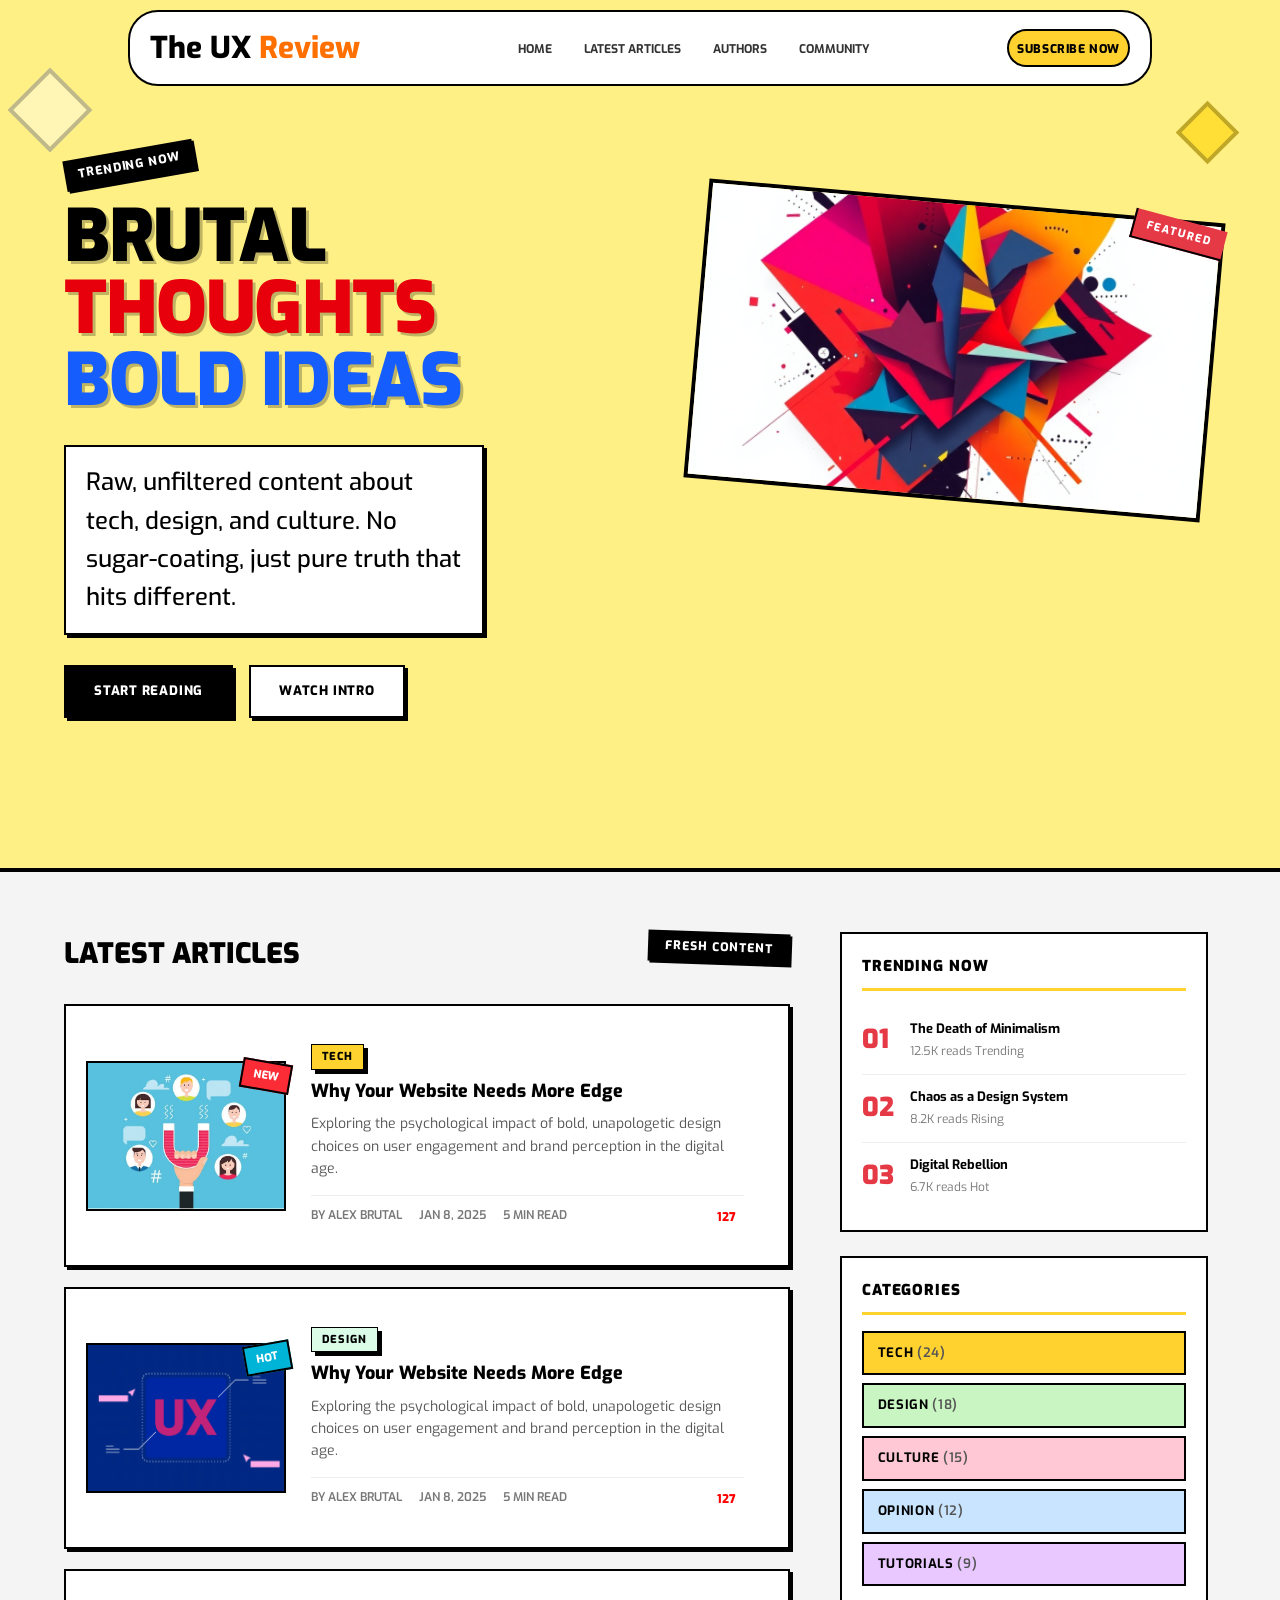
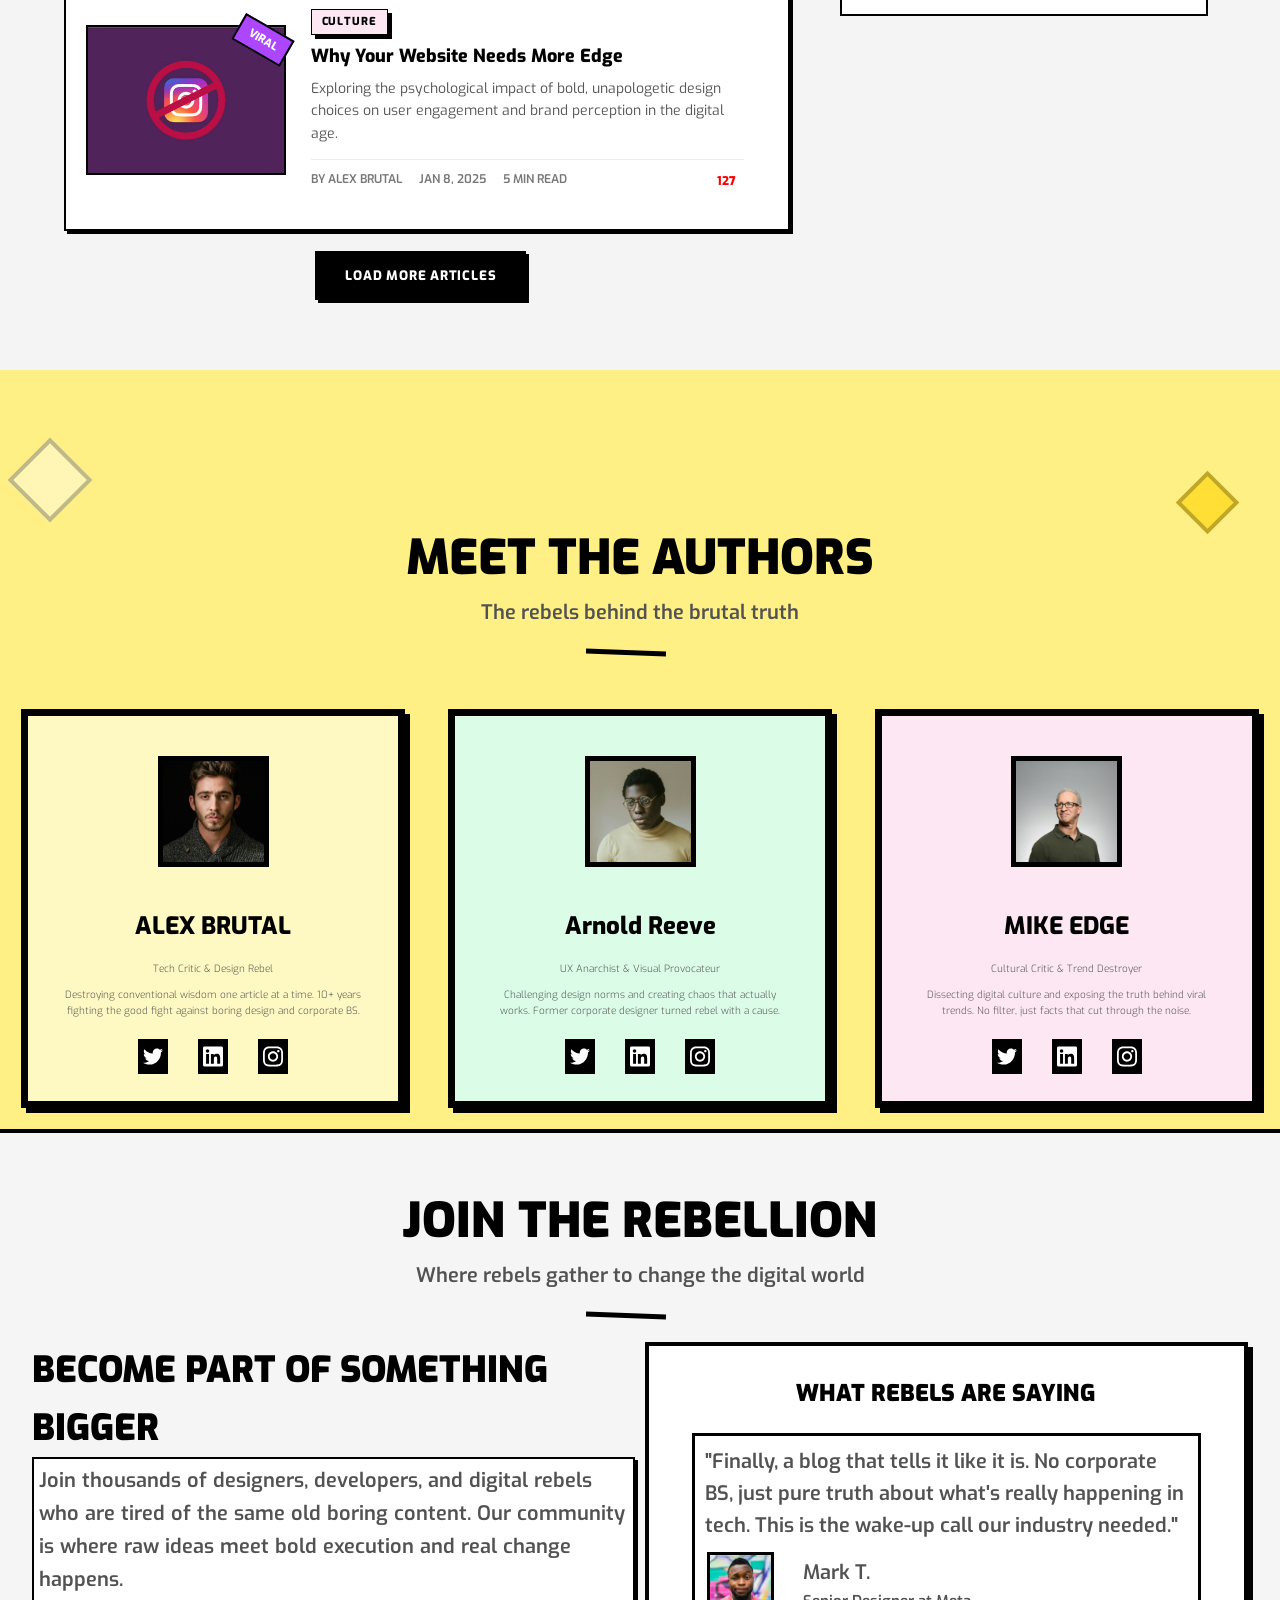
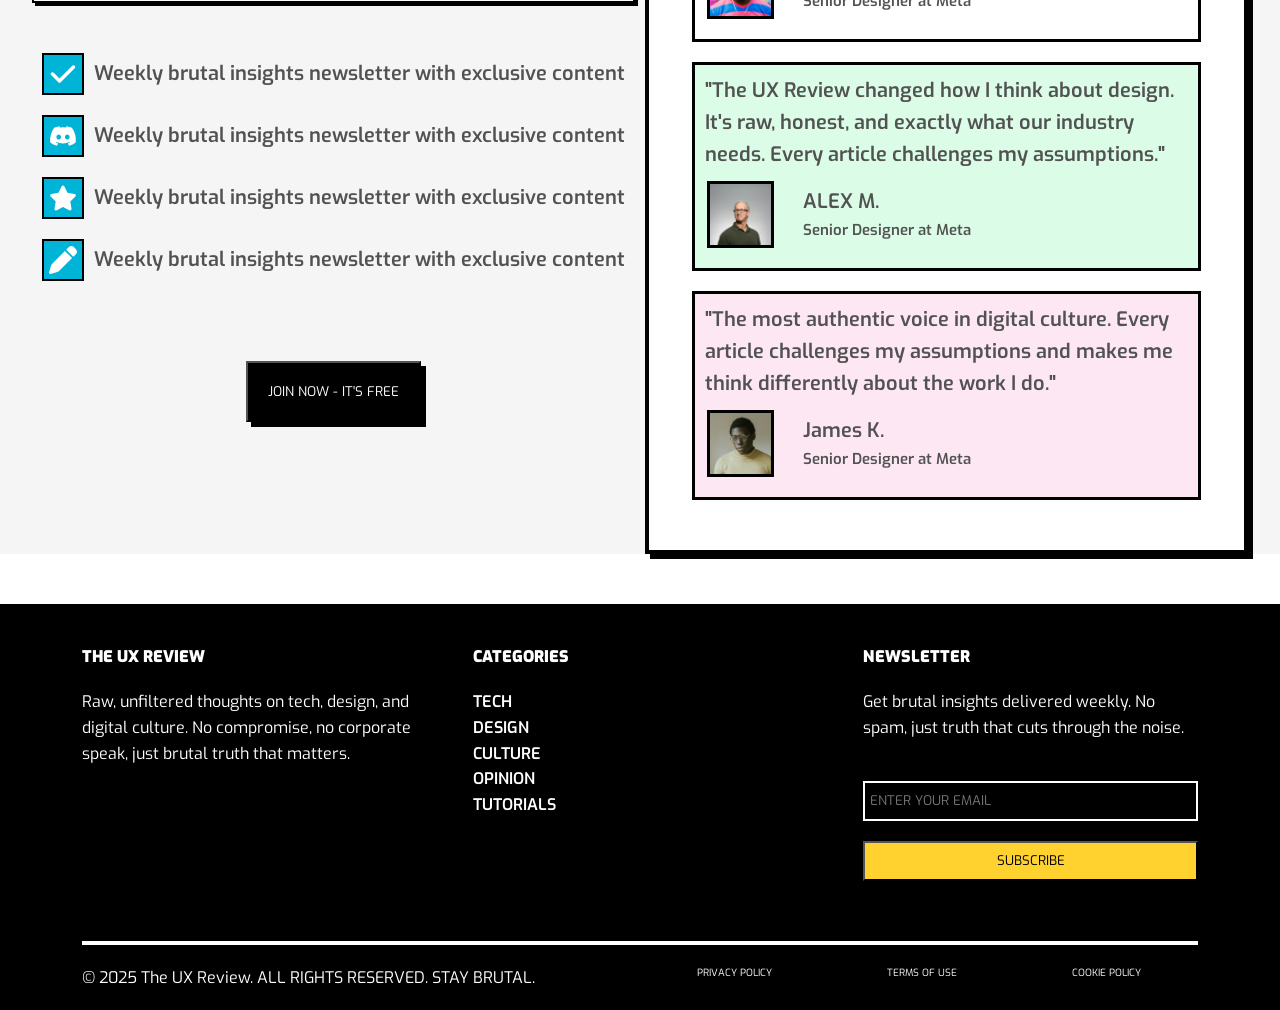
<file: index.html>
<!DOCTYPE html>
<html lang="ar" dir="ltr">
  <head>
    
    <meta charset="UTF-8" />
    <meta name="viewport" content="width=device-width, initial-scale=1.0" />
    <title>The UX Review</title>
    <link href="https://fonts.googleapis.com/css2?family=Exo:wght@400;500;600;700;800;900&display=swap" rel="stylesheet" />
    <link rel="stylesheet" href="css/style.css" />
  </head>
  <body>

    <div class="navbar">
      <div class="navbar-inner">
        <p href="#" class="logo">The UX <span>Review</span></p>
        <div class="nav-links">
          <a href="#">HOME </a>
          <a href="#LATEST ARTICLES">LATEST ARTICLES</a>
          <a href="#AUTHORS">AUTHORS</a>
          <a href="#community">COMMUNITY</a>
        </div>
        <button class="btn-subscribe">SUBSCRIBE NOW</button>
      </div>
    </div>

    <div class="hero">
      <div class="deco deco-tl"></div>
      <div class="deco deco-tr"></div>
      <div class="container">
        <div class="hero-content">
          <span class="badge badge-dark">TRENDING NOW</span>
          <h1>
            <span class="line-black">BRUTAL</span>
            <span class="line-red">THOUGHTS</span>
            <span class="line-blue">BOLD IDEAS</span>
          </h1>
          <div class="hero-desc">
            <p>Raw, unfiltered content about tech, design, and culture. No sugar-coating, just pure truth that hits different.</p>
          </div>
          <div class="hero-buttons">
            <a href="#" class="btn-dark">START READING</a>
            <a href="#" class="btn-outline">WATCH INTRO</a>
          </div>
        </div>
        <div class="hero-image-wrap">
          <div class="hero-image-inner">
            <img
              src="img/e7c75b833c-f09fa794a4e1fbd04b1e.png"
              alt="Abstract brutalist geometric shapes"
            />

          </div>
        </div>
      </div>
    </div>

    <div id= "LATEST ARTICLES" class="articles-section">
      <div class="container">

        <div class="articles-main">
          <div class="section-header">
            <h2>LATEST ARTICLES</h2>
            <span class="badge badge-dark"> FRESH CONTENT</span>
          </div>


          <div class="parent-article-card"><div class="article-card">
            <div class="article-image-wrap">
              <img src="img/user-engagement-2-DFdiyblT.jpg" />
            </div>
            <div class="article-body">
              <span class="category-tag">TECH</span>
              <h3>Why Your Website Needs More Edge</h3>
              <p>Exploring the psychological impact of bold, unapologetic design choices on user engagement and brand perception in the digital age.</p>
              <div class="article-meta">
                <span>BY ALEX BRUTAL</span>
                <span>JAN 8, 2025</span>
                <span>5 MIN READ</span>
                <span class="reads">127</span>
              </div>
            </div>
          </div></div>

          <div class="parent-article-card"><div class="article-card">
            <div class="article-image-wrap article-image-wrap1">
              <img src="img/156-UX-Definition-Illustration-blog.png" />
            </div>
            <div class="article-body">
              <span class="category-tag color1">DESIGN</span>
              <h3>Why Your Website Needs More Edge</h3>
              <p>Exploring the psychological impact of bold, unapologetic design choices on user engagement and brand perception in the digital age.</p>
              <div class="article-meta">
                <span>BY ALEX BRUTAL</span>
                <span>JAN 8, 2025</span>
                <span>5 MIN READ</span>
                <span class="reads">127</span>
              </div>
            </div>
          </div></div>

          <div class="parent-article-card"><div class="article-card">
            <div class="article-image-wrap article-image-wrap2">
              <img src="img/anti-instagram-Bn9b8TEi.jpg" />
            </div>
            <div class="article-body">
              <span class="category-tag color2">CULTURE</span>
              <h3>Why Your Website Needs More Edge</h3>
              <p>Exploring the psychological impact of bold, unapologetic design choices on user engagement and brand perception in the digital age.</p>
              <div class="article-meta">
                <span>BY ALEX BRUTAL</span>
                <span>JAN 8, 2025</span>
                <span>5 MIN READ</span>
                <span class="reads">127</span>
              </div>
            </div>
          </div></div>

          <div class="load-more">
            <button class="btn-dark">LOAD MORE ARTICLES</button>
          </div>
        </div>

        <div class="sidebar">
          <div class="sidebar-widget">
            <h4>TRENDING NOW</h4>
            <ul class="trending-list">
              <li>
                <span class="trending-num">01</span>
                <div class="trending-info">
                  <h5>The Death of Minimalism</h5>
                  <p>12.5K reads  Trending</p>
                </div>
              </li>
              <li>
                <span class="trending-num">02</span>
                <div class="trending-info">
                  <h5>Chaos as a Design System</h5>
                  <p>8.2K reads Rising</p>
                </div>
              </li>
              <li>
                <span class="trending-num">03</span>
                <div class="trending-info">
                  <h5>Digital Rebellion</h5>
                  <p>6.7K reads  Hot</p>
                </div>
              </li>
            </ul>
          </div>

          <div class="sidebar-widget">
            <h4>CATEGORIES</h4>
            <ul class="categories-list">
              <li><a class="child1">TECH <span>(24)</span></a></li>
              <li><a class="child2">DESIGN <span>(18)</span></a></li>
              <li><a class="child3">CULTURE <span>(15)</span></a></li>
              <li><a class="child4">OPINION <span>(12)</span></a></li>
              <li><a class="child5">TUTORIALS <span>(9)</span></a></li>
            </ul>
          </div>
        </div>

      </div>
    </div>
    <div id="AUTHORS" class="AUTHORS hero">
      <div class="deco deco-tl"></div>
      <div class="deco deco-tr"></div>
        <div class="header-author">
         <h3>MEET THE AUTHORS</h3>
         <p>The rebels behind the brutal truth</p>
        </div>
        <div id="Author">
        <div class="Author-Commentes">
         <div class="Author">
            <div class="Author-img">
              <img src="img/avatar-2-CwUcGkzI.jpg" alt="">
            </div>
            <div class="Author-body-comment">
                <h4>ALEX BRUTAL</h4>
                <p class="present">Tech Critic & Design Rebel</p>
                <p>Destroying conventional wisdom one article at a time. 10+ years fighting the good fight against boring design and corporate BS.</p>
            </div>
            <div class="Author-footer-cooment">
              <a href="https://x.com/" target="_blank"><svg class="img-bg svg-inline--fa fa-twitter text-lg" aria-hidden="true" focusable="false" data-prefix="fab" data-icon="twitter" role="img" xmlns="http://www.w3.org/2000/svg" viewBox="0 0 512 512" data-fa-i2svg=""><path fill="currentColor" d="M459.37 151.716c.325 4.548.325 9.097.325 13.645 0 138.72-105.583 298.558-298.558 298.558-59.452 0-114.68-17.219-161.137-47.106 8.447.974 16.568 1.299 25.34 1.299 49.055 0 94.213-16.568 130.274-44.832-46.132-.975-84.792-31.188-98.112-72.772 6.498.974 12.995 1.624 19.818 1.624 9.421 0 18.843-1.3 27.614-3.573-48.081-9.747-84.143-51.98-84.143-102.985v-1.299c13.969 7.797 30.214 12.67 47.431 13.319-28.264-18.843-46.781-51.005-46.781-87.391 0-19.492 5.197-37.36 14.294-52.954 51.655 63.675 129.3 105.258 216.365 109.807-1.624-7.797-2.599-15.918-2.599-24.04 0-57.828 46.782-104.934 104.934-104.934 30.213 0 57.502 12.67 76.67 33.137 23.715-4.548 46.456-13.32 66.599-25.34-7.798 24.366-24.366 44.833-46.132 57.827 21.117-2.273 41.584-8.122 60.426-16.243-14.292 20.791-32.161 39.308-52.628 54.253z"></path></svg></a>
              <a href="https://www.linkedin.com/" target="_blank" ><svg class="img-bg svg-inline--fa fa-linkedin text-lg" aria-hidden="true" focusable="false" data-prefix="fab" data-icon="linkedin" role="img" xmlns="http://www.w3.org/2000/svg" viewBox="0 0 448 512" data-fa-i2svg=""><path fill="currentColor" d="M416 32H31.9C14.3 32 0 46.5 0 64.3v383.4C0 465.5 14.3 480 31.9 480H416c17.6 0 32-14.5 32-32.3V64.3c0-17.8-14.4-32.3-32-32.3zM135.4 416H69V202.2h66.5V416zm-33.2-243c-21.3 0-38.5-17.3-38.5-38.5S80.9 96 102.2 96c21.2 0 38.5 17.3 38.5 38.5 0 21.3-17.2 38.5-38.5 38.5zm282.1 243h-66.4V312c0-24.8-.5-56.7-34.5-56.7-34.6 0-39.9 27-39.9 54.9V416h-66.4V202.2h63.7v29.2h.9c8.9-16.8 30.6-34.5 62.9-34.5 67.2 0 79.7 44.3 79.7 101.9V416z"></path></svg></a>
              <a href="https://www.instagram.com/" target="_blank" ><svg class="img-bg svg-inline--fa fa-instagram text-lg" aria-hidden="true" focusable="false" data-prefix="fab" data-icon="instagram" role="img" xmlns="http://www.w3.org/2000/svg" viewBox="0 0 448 512" data-fa-i2svg=""><path fill="currentColor" d="M224.1 141c-63.6 0-114.9 51.3-114.9 114.9s51.3 114.9 114.9 114.9S339 319.5 339 255.9 287.7 141 224.1 141zm0 189.6c-41.1 0-74.7-33.5-74.7-74.7s33.5-74.7 74.7-74.7 74.7 33.5 74.7 74.7-33.6 74.7-74.7 74.7zm146.4-194.3c0 14.9-12 26.8-26.8 26.8-14.9 0-26.8-12-26.8-26.8s12-26.8 26.8-26.8 26.8 12 26.8 26.8zm76.1 27.2c-1.7-35.9-9.9-67.7-36.2-93.9-26.2-26.2-58-34.4-93.9-36.2-37-2.1-147.9-2.1-184.9 0-35.8 1.7-67.6 9.9-93.9 36.1s-34.4 58-36.2 93.9c-2.1 37-2.1 147.9 0 184.9 1.7 35.9 9.9 67.7 36.2 93.9s58 34.4 93.9 36.2c37 2.1 147.9 2.1 184.9 0 35.9-1.7 67.7-9.9 93.9-36.2 26.2-26.2 34.4-58 36.2-93.9 2.1-37 2.1-147.8 0-184.8zM398.8 388c-7.8 19.6-22.9 34.7-42.6 42.6-29.5 11.7-99.5 9-132.1 9s-102.7 2.6-132.1-9c-19.6-7.8-34.7-22.9-42.6-42.6-11.7-29.5-9-99.5-9-132.1s-2.6-102.7 9-132.1c7.8-19.6 22.9-34.7 42.6-42.6 29.5-11.7 99.5-9 132.1-9s102.7-2.6 132.1 9c19.6 7.8 34.7 22.9 42.6 42.6 11.7 29.5 9 99.5 9 132.1s2.7 102.7-9 132.1z"></path></svg></a>
            </div>
         </div>
      </div>
        <div class="Author-Commentes ">
         <div class="Author color1">
            <div class="Author-img">
              <img src="img/avatar-8.jpg" alt="">
            </div>
            <div class="Author-body-comment">
                <h4>Arnold Reeve</h4>
                <p class="present">UX Anarchist & Visual Provocateur</p>
                <p>Challenging design norms and creating chaos that actually works. Former corporate designer turned rebel with a cause.</p>
            </div>
            <div class="Author-footer-cooment">
              <a href="https://x.com/" target="_blank"><svg class="img-bg svg-inline--fa fa-twitter text-lg" aria-hidden="true" focusable="false" data-prefix="fab" data-icon="twitter" role="img" xmlns="http://www.w3.org/2000/svg" viewBox="0 0 512 512" data-fa-i2svg=""><path fill="currentColor" d="M459.37 151.716c.325 4.548.325 9.097.325 13.645 0 138.72-105.583 298.558-298.558 298.558-59.452 0-114.68-17.219-161.137-47.106 8.447.974 16.568 1.299 25.34 1.299 49.055 0 94.213-16.568 130.274-44.832-46.132-.975-84.792-31.188-98.112-72.772 6.498.974 12.995 1.624 19.818 1.624 9.421 0 18.843-1.3 27.614-3.573-48.081-9.747-84.143-51.98-84.143-102.985v-1.299c13.969 7.797 30.214 12.67 47.431 13.319-28.264-18.843-46.781-51.005-46.781-87.391 0-19.492 5.197-37.36 14.294-52.954 51.655 63.675 129.3 105.258 216.365 109.807-1.624-7.797-2.599-15.918-2.599-24.04 0-57.828 46.782-104.934 104.934-104.934 30.213 0 57.502 12.67 76.67 33.137 23.715-4.548 46.456-13.32 66.599-25.34-7.798 24.366-24.366 44.833-46.132 57.827 21.117-2.273 41.584-8.122 60.426-16.243-14.292 20.791-32.161 39.308-52.628 54.253z"></path></svg></a>
              <a href="https://www.linkedin.com/" target="_blank" ><svg class="img-bg svg-inline--fa fa-linkedin text-lg" aria-hidden="true" focusable="false" data-prefix="fab" data-icon="linkedin" role="img" xmlns="http://www.w3.org/2000/svg" viewBox="0 0 448 512" data-fa-i2svg=""><path fill="currentColor" d="M416 32H31.9C14.3 32 0 46.5 0 64.3v383.4C0 465.5 14.3 480 31.9 480H416c17.6 0 32-14.5 32-32.3V64.3c0-17.8-14.4-32.3-32-32.3zM135.4 416H69V202.2h66.5V416zm-33.2-243c-21.3 0-38.5-17.3-38.5-38.5S80.9 96 102.2 96c21.2 0 38.5 17.3 38.5 38.5 0 21.3-17.2 38.5-38.5 38.5zm282.1 243h-66.4V312c0-24.8-.5-56.7-34.5-56.7-34.6 0-39.9 27-39.9 54.9V416h-66.4V202.2h63.7v29.2h.9c8.9-16.8 30.6-34.5 62.9-34.5 67.2 0 79.7 44.3 79.7 101.9V416z"></path></svg></a>
              <a href="https://www.instagram.com/" target="_blank" ><svg class="img-bg svg-inline--fa fa-instagram text-lg" aria-hidden="true" focusable="false" data-prefix="fab" data-icon="instagram" role="img" xmlns="http://www.w3.org/2000/svg" viewBox="0 0 448 512" data-fa-i2svg=""><path fill="currentColor" d="M224.1 141c-63.6 0-114.9 51.3-114.9 114.9s51.3 114.9 114.9 114.9S339 319.5 339 255.9 287.7 141 224.1 141zm0 189.6c-41.1 0-74.7-33.5-74.7-74.7s33.5-74.7 74.7-74.7 74.7 33.5 74.7 74.7-33.6 74.7-74.7 74.7zm146.4-194.3c0 14.9-12 26.8-26.8 26.8-14.9 0-26.8-12-26.8-26.8s12-26.8 26.8-26.8 26.8 12 26.8 26.8zm76.1 27.2c-1.7-35.9-9.9-67.7-36.2-93.9-26.2-26.2-58-34.4-93.9-36.2-37-2.1-147.9-2.1-184.9 0-35.8 1.7-67.6 9.9-93.9 36.1s-34.4 58-36.2 93.9c-2.1 37-2.1 147.9 0 184.9 1.7 35.9 9.9 67.7 36.2 93.9s58 34.4 93.9 36.2c37 2.1 147.9 2.1 184.9 0 35.9-1.7 67.7-9.9 93.9-36.2 26.2-26.2 34.4-58 36.2-93.9 2.1-37 2.1-147.8 0-184.8zM398.8 388c-7.8 19.6-22.9 34.7-42.6 42.6-29.5 11.7-99.5 9-132.1 9s-102.7 2.6-132.1-9c-19.6-7.8-34.7-22.9-42.6-42.6-11.7-29.5-9-99.5-9-132.1s-2.6-102.7 9-132.1c7.8-19.6 22.9-34.7 42.6-42.6 29.5-11.7 99.5-9 132.1-9s102.7-2.6 132.1 9c19.6 7.8 34.7 22.9 42.6 42.6 11.7 29.5 9 99.5 9 132.1s2.7 102.7-9 132.1z"></path></svg></a>

            </div>
         </div>
      </div>
        <div class="Author-Commentes ">
         <div class="Author color2">
            <div class="Author-img">
              <img src="img/avatar-5-CDQD_dyw.jpg" alt="">
            </div>
            <div class="Author-body-comment">
                <h4>MIKE EDGE</h4>
                <p class="present">Cultural Critic & Trend Destroyer</p>
                <p>Dissecting digital culture and exposing the truth behind viral trends. No filter, just facts that cut through the noise.</p>
            </div>
            <div class="Author-footer-cooment">
              <a href="https://x.com/" target="_blank"><svg class="img-bg svg-inline--fa fa-twitter text-lg" aria-hidden="true" focusable="false" data-prefix="fab" data-icon="twitter" role="img" xmlns="http://www.w3.org/2000/svg" viewBox="0 0 512 512" data-fa-i2svg=""><path fill="currentColor" d="M459.37 151.716c.325 4.548.325 9.097.325 13.645 0 138.72-105.583 298.558-298.558 298.558-59.452 0-114.68-17.219-161.137-47.106 8.447.974 16.568 1.299 25.34 1.299 49.055 0 94.213-16.568 130.274-44.832-46.132-.975-84.792-31.188-98.112-72.772 6.498.974 12.995 1.624 19.818 1.624 9.421 0 18.843-1.3 27.614-3.573-48.081-9.747-84.143-51.98-84.143-102.985v-1.299c13.969 7.797 30.214 12.67 47.431 13.319-28.264-18.843-46.781-51.005-46.781-87.391 0-19.492 5.197-37.36 14.294-52.954 51.655 63.675 129.3 105.258 216.365 109.807-1.624-7.797-2.599-15.918-2.599-24.04 0-57.828 46.782-104.934 104.934-104.934 30.213 0 57.502 12.67 76.67 33.137 23.715-4.548 46.456-13.32 66.599-25.34-7.798 24.366-24.366 44.833-46.132 57.827 21.117-2.273 41.584-8.122 60.426-16.243-14.292 20.791-32.161 39.308-52.628 54.253z"></path></svg></a>
              <a href="https://www.linkedin.com/" target="_blank" ><svg class="img-bg svg-inline--fa fa-linkedin text-lg" aria-hidden="true" focusable="false" data-prefix="fab" data-icon="linkedin" role="img" xmlns="http://www.w3.org/2000/svg" viewBox="0 0 448 512" data-fa-i2svg=""><path fill="currentColor" d="M416 32H31.9C14.3 32 0 46.5 0 64.3v383.4C0 465.5 14.3 480 31.9 480H416c17.6 0 32-14.5 32-32.3V64.3c0-17.8-14.4-32.3-32-32.3zM135.4 416H69V202.2h66.5V416zm-33.2-243c-21.3 0-38.5-17.3-38.5-38.5S80.9 96 102.2 96c21.2 0 38.5 17.3 38.5 38.5 0 21.3-17.2 38.5-38.5 38.5zm282.1 243h-66.4V312c0-24.8-.5-56.7-34.5-56.7-34.6 0-39.9 27-39.9 54.9V416h-66.4V202.2h63.7v29.2h.9c8.9-16.8 30.6-34.5 62.9-34.5 67.2 0 79.7 44.3 79.7 101.9V416z"></path></svg></a>
              <a href="https://www.instagram.com/" target="_blank" ><svg class="img-bg svg-inline--fa fa-instagram text-lg" aria-hidden="true" focusable="false" data-prefix="fab" data-icon="instagram" role="img" xmlns="http://www.w3.org/2000/svg" viewBox="0 0 448 512" data-fa-i2svg=""><path fill="currentColor" d="M224.1 141c-63.6 0-114.9 51.3-114.9 114.9s51.3 114.9 114.9 114.9S339 319.5 339 255.9 287.7 141 224.1 141zm0 189.6c-41.1 0-74.7-33.5-74.7-74.7s33.5-74.7 74.7-74.7 74.7 33.5 74.7 74.7-33.6 74.7-74.7 74.7zm146.4-194.3c0 14.9-12 26.8-26.8 26.8-14.9 0-26.8-12-26.8-26.8s12-26.8 26.8-26.8 26.8 12 26.8 26.8zm76.1 27.2c-1.7-35.9-9.9-67.7-36.2-93.9-26.2-26.2-58-34.4-93.9-36.2-37-2.1-147.9-2.1-184.9 0-35.8 1.7-67.6 9.9-93.9 36.1s-34.4 58-36.2 93.9c-2.1 37-2.1 147.9 0 184.9 1.7 35.9 9.9 67.7 36.2 93.9s58 34.4 93.9 36.2c37 2.1 147.9 2.1 184.9 0 35.9-1.7 67.7-9.9 93.9-36.2 26.2-26.2 34.4-58 36.2-93.9 2.1-37 2.1-147.8 0-184.8zM398.8 388c-7.8 19.6-22.9 34.7-42.6 42.6-29.5 11.7-99.5 9-132.1 9s-102.7 2.6-132.1-9c-19.6-7.8-34.7-22.9-42.6-42.6-11.7-29.5-9-99.5-9-132.1s-2.6-102.7 9-132.1c7.8-19.6 22.9-34.7 42.6-42.6 29.5-11.7 99.5-9 132.1-9s102.7-2.6 132.1 9c19.6 7.8 34.7 22.9 42.6 42.6 11.7 29.5 9 99.5 9 132.1s2.7 102.7-9 132.1z"></path></svg></a>

            </div>
         </div>
      </div>
        </div>
    </div>
    <div id="community">
        <div class="community">
            <div class="JOIN header-author">
                <h3>JOIN THE REBELLION</h3>
                <p>Where rebels gather to change the digital world</p>
            </div>
            <div id="become">
              <div class="BECOME-PART">
                <h4>BECOME PART OF SOMETHING BIGGER</h4>
                <div class="join-us">
                    <p>Join thousands of designers, developers, and digital rebels who are tired of the same old boring content. Our community is where raw ideas meet bold execution and real change happens.</p>
                </div>
                <ul class="list-des">
                    <li>
                      <svg class="svg-inline--fa fa-check text-white text-xl" aria-hidden="true" focusable="false" data-prefix="fas" data-icon="check" role="img" xmlns="http://www.w3.org/2000/svg" viewBox="0 0 448 512" data-fa-i2svg=""><path fill="currentColor" d="M438.6 105.4c12.5 12.5 12.5 32.8 0 45.3l-256 256c-12.5 12.5-32.8 12.5-45.3 0l-128-128c-12.5-12.5-12.5-32.8 0-45.3s32.8-12.5 45.3 0L160 338.7 393.4 105.4c12.5-12.5 32.8-12.5 45.3 0z"></path></svg>
                      <p>Weekly brutal insights newsletter with exclusive content</p></li>
                    <li>
                      <svg class="svg-inline--fa fa-discord text-white text-xl" aria-hidden="true" focusable="false" data-prefix="fab" data-icon="discord" role="img" xmlns="http://www.w3.org/2000/svg" viewBox="0 0 640 512" data-fa-i2svg=""><path fill="currentColor" d="M524.531,69.836a1.5,1.5,0,0,0-.764-.7A485.065,485.065,0,0,0,404.081,32.03a1.816,1.816,0,0,0-1.923.91,337.461,337.461,0,0,0-14.9,30.6,447.848,447.848,0,0,0-134.426,0,309.541,309.541,0,0,0-15.135-30.6,1.89,1.89,0,0,0-1.924-.91A483.689,483.689,0,0,0,116.085,69.137a1.712,1.712,0,0,0-.788.676C39.068,183.651,18.186,294.69,28.43,404.354a2.016,2.016,0,0,0,.765,1.375A487.666,487.666,0,0,0,176.02,479.918a1.9,1.9,0,0,0,2.063-.676A348.2,348.2,0,0,0,208.12,430.4a1.86,1.86,0,0,0-1.019-2.588,321.173,321.173,0,0,1-45.868-21.853,1.885,1.885,0,0,1-.185-3.126c3.082-2.309,6.166-4.711,9.109-7.137a1.819,1.819,0,0,1,1.9-.256c96.229,43.917,200.41,43.917,295.5,0a1.812,1.812,0,0,1,1.924.233c2.944,2.426,6.027,4.851,9.132,7.16a1.884,1.884,0,0,1-.162,3.126,301.407,301.407,0,0,1-45.89,21.83,1.875,1.875,0,0,0-1,2.611,391.055,391.055,0,0,0,30.014,48.815,1.864,1.864,0,0,0,2.063.7A486.048,486.048,0,0,0,610.7,405.729a1.882,1.882,0,0,0,.765-1.352C623.729,277.594,590.933,167.465,524.531,69.836ZM222.491,337.58c-28.972,0-52.844-26.587-52.844-59.239S193.056,219.1,222.491,219.1c29.665,0,53.306,26.82,52.843,59.239C275.334,310.993,251.924,337.58,222.491,337.58Zm195.38,0c-28.971,0-52.843-26.587-52.843-59.239S388.437,219.1,417.871,219.1c29.667,0,53.307,26.82,52.844,59.239C470.715,310.993,447.538,337.58,417.871,337.58Z"></path></svg>
                      <p>Weekly brutal insights newsletter with exclusive content</p></li>
                    <li>
                      <svg class="svg-inline--fa fa-star text-white text-xl" aria-hidden="true" focusable="false" data-prefix="fas" data-icon="star" role="img" xmlns="http://www.w3.org/2000/svg" viewBox="0 0 576 512" data-fa-i2svg=""><path fill="currentColor" d="M316.9 18C311.6 7 300.4 0 288.1 0s-23.4 7-28.8 18L195 150.3 51.4 171.5c-12 1.8-22 10.2-25.7 21.7s-.7 24.2 7.9 32.7L137.8 329 113.2 474.7c-2 12 3 24.2 12.9 31.3s23 8 33.8 2.3l128.3-68.5 128.3 68.5c10.8 5.7 23.9 4.9 33.8-2.3s14.9-19.3 12.9-31.3L438.5 329 542.7 225.9c8.6-8.5 11.7-21.2 7.9-32.7s-13.7-19.9-25.7-21.7L381.2 150.3 316.9 18z"></path></svg>
                      <p>Weekly brutal insights newsletter with exclusive content</p></li>
                    <li>
                      <svg class="svg-inline--fa fa-pen text-white text-xl" aria-hidden="true" focusable="false" data-prefix="fas" data-icon="pen" role="img" xmlns="http://www.w3.org/2000/svg" viewBox="0 0 512 512" data-fa-i2svg=""><path fill="currentColor" d="M362.7 19.3L314.3 67.7 444.3 197.7l48.4-48.4c25-25 25-65.5 0-90.5L453.3 19.3c-25-25-65.5-25-90.5 0zm-71 71L58.6 323.5c-10.4 10.4-18 23.3-22.2 37.4L1 481.2C-1.5 489.7 .8 498.8 7 505s15.3 8.5 23.7 6.1l120.3-35.4c14.1-4.2 27-11.8 37.4-22.2L421.7 220.3 291.7 90.3z"></path></svg>
                      <p>Weekly brutal insights newsletter with exclusive content</p></li>
                </ul>
                <button class="join-it">JOIN NOW - IT'S FREE</button>

            </div>
            
            <div class="REBELS-ARE-SAYING">
                <h4>WHAT REBELS ARE SAYING</h4>
                <div class="people">
                    <p>"Finally, a blog that tells it like it is. No corporate BS, just pure truth about what's really happening in tech. This is the wake-up call our industry needed."</p>
                    <div class="img-people-comment">
                      <div class="people-image">
                        <img src="img/avatar-2.jpg" alt="">
                      </div>
                      <div class="people-name-body">
                        <p class="people-name">Mark T.</p>
                        <p>Senior Designer at Meta</p>
                      </div>
                    </div>
                </div>
                <div class="people color1">
                    <p>"The UX Review changed how I think about design. It's raw, honest, and exactly what our industry needs. Every article challenges my assumptions."</p>
                    <div class="img-people-comment">
                      <div class="people-image">
                        <img src="img/avatar-5-CDQD_dyw.jpg" alt="">
                      </div>
                      <div class="people-name-body">
                        <p class="people-name">ALEX M.</p>
                        <p>Senior Designer at Meta</p>
                      </div>
                    </div>
                </div>
                <div class="people color2">
                    <p>"The most authentic voice in digital culture. Every article challenges my assumptions and makes me think differently about the work I do."</p>
                    <div class="img-people-comment">
                      <div class="people-image">
                        <img src="img/avatar-8.jpg" alt="">
                      </div>
                      <div class="people-name-body">
                        <p class="people-name">James K.</p>
                        <p>Senior Designer at Meta</p>
                      </div>
                    </div>
                </div>
            </div>
            </div>
        </div>
    </div>
    <div id="footer">
     <div class="footer">
       <div class="THE-UX-REVIEW">
        <div class="head-ux">THE UX REVIEW</div>
        <div class="p-ux">Raw, unfiltered thoughts on tech, design, and digital culture. No compromise, no corporate speak, just brutal truth that matters.</div>
      </div>
        <div class="THE-UX-REVIEW">
        <div class="head-ux">CATEGORIES</div>
        <div class="p-ux">
          <ul>
            <li><a href="#" >TECH</a></li>
            <li><a href="#" >DESIGN</a></li>
            <li><a href="#" >CULTURE</a></li>
            <li><a href="#" >OPINION</a></li>
            <li><a href="#" >TUTORIALS</a></li>
          </ul>
        </div>
      </div>
      <div class="THE-UX-REVIEW">
        <div class="head-ux">NEWSLETTER</div>
        <div class="p-ux">Get brutal insights delivered weekly. No spam, just truth that cuts through the noise.</div>
        <div class="footer-form">
          <form>
            <input type="email" name="email" id="email" placeholder="enter your email">
            <button class="footbtn">subscribe</button>
          </form>
        </div>
      </div>
     </div>
     <div class="foot-right">
      <div class="copy-text">© 2025 The UX Review. ALL RIGHTS RESERVED. STAY BRUTAL.</div>
      <div>
        <ul class="last-footer">
          <li><a href="#">PRIVACY POLICY</a></li>
          <li><a href="#">TERMS OF USE</a></li>
          <li><a href="#">COOKIE POLICY</a></li>
        </ul>
      </div>
     </div>
    </div>
  </body>
  </html>
</file>
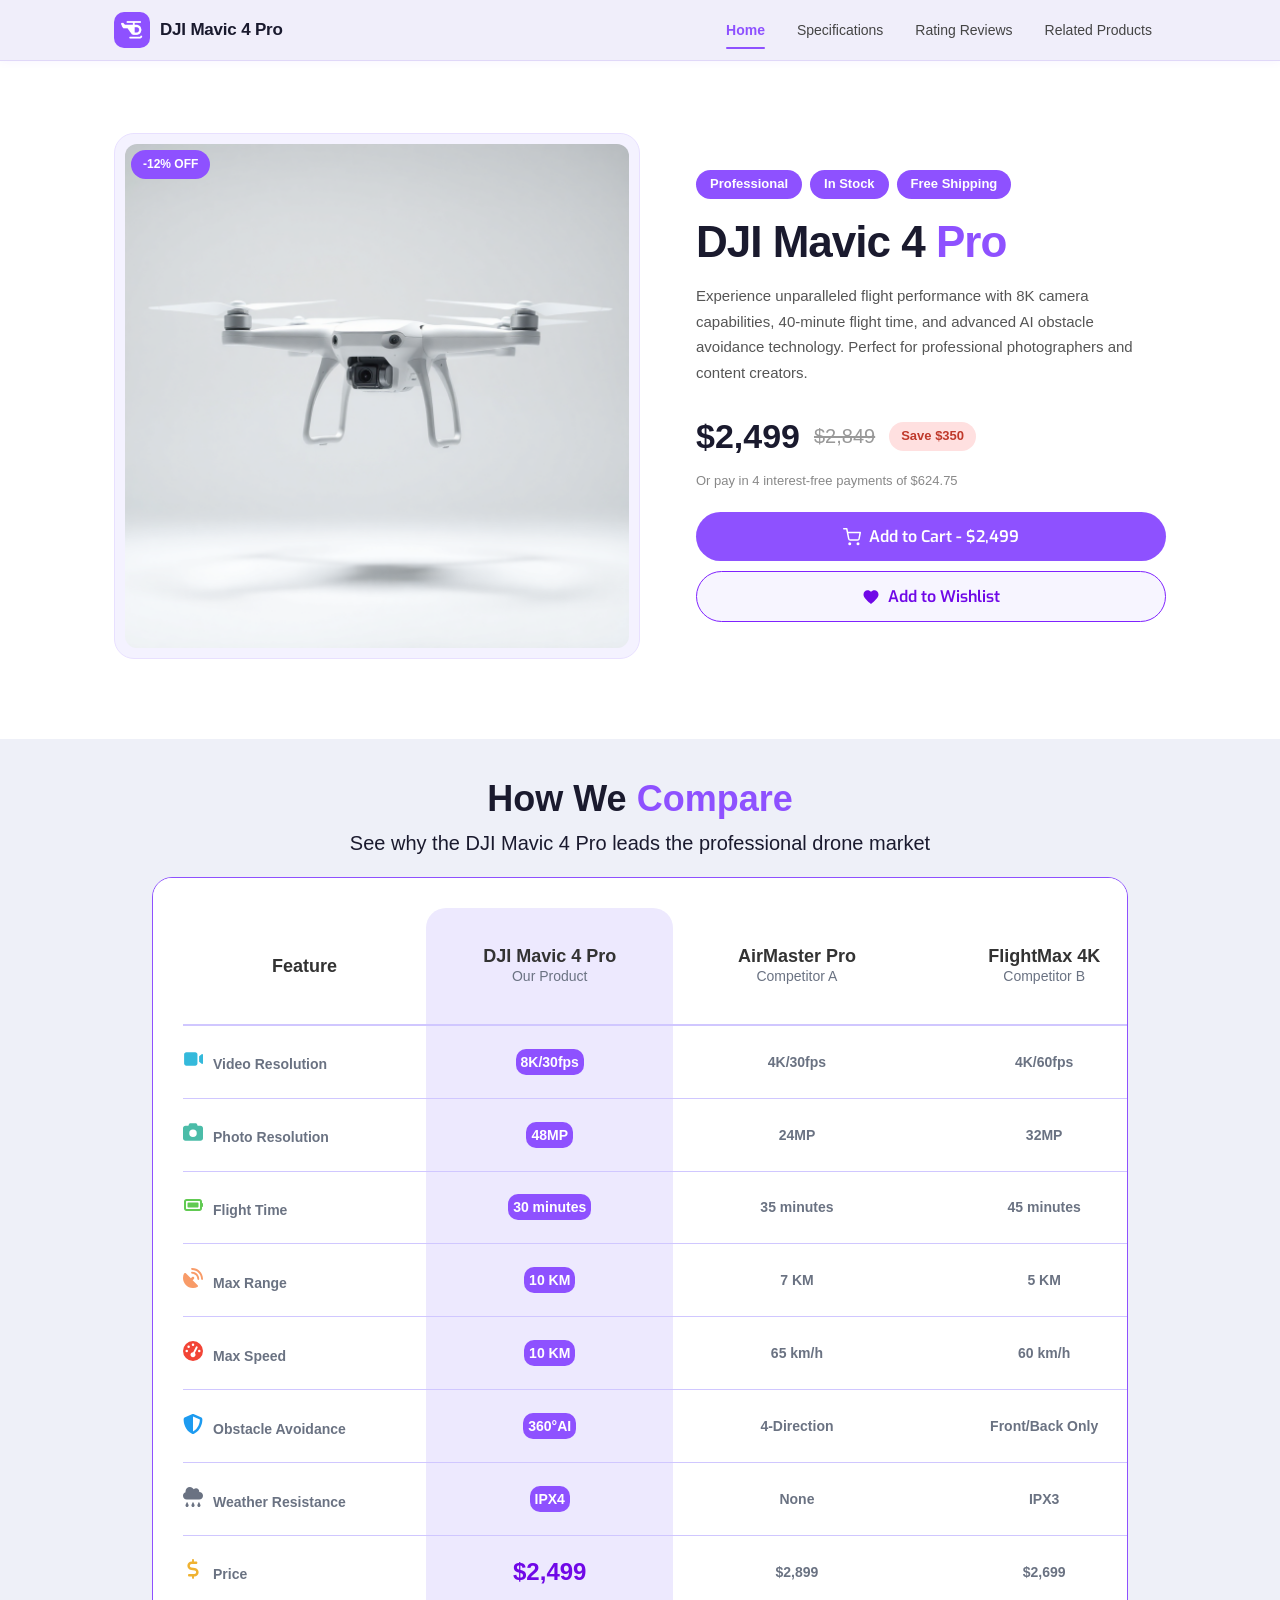
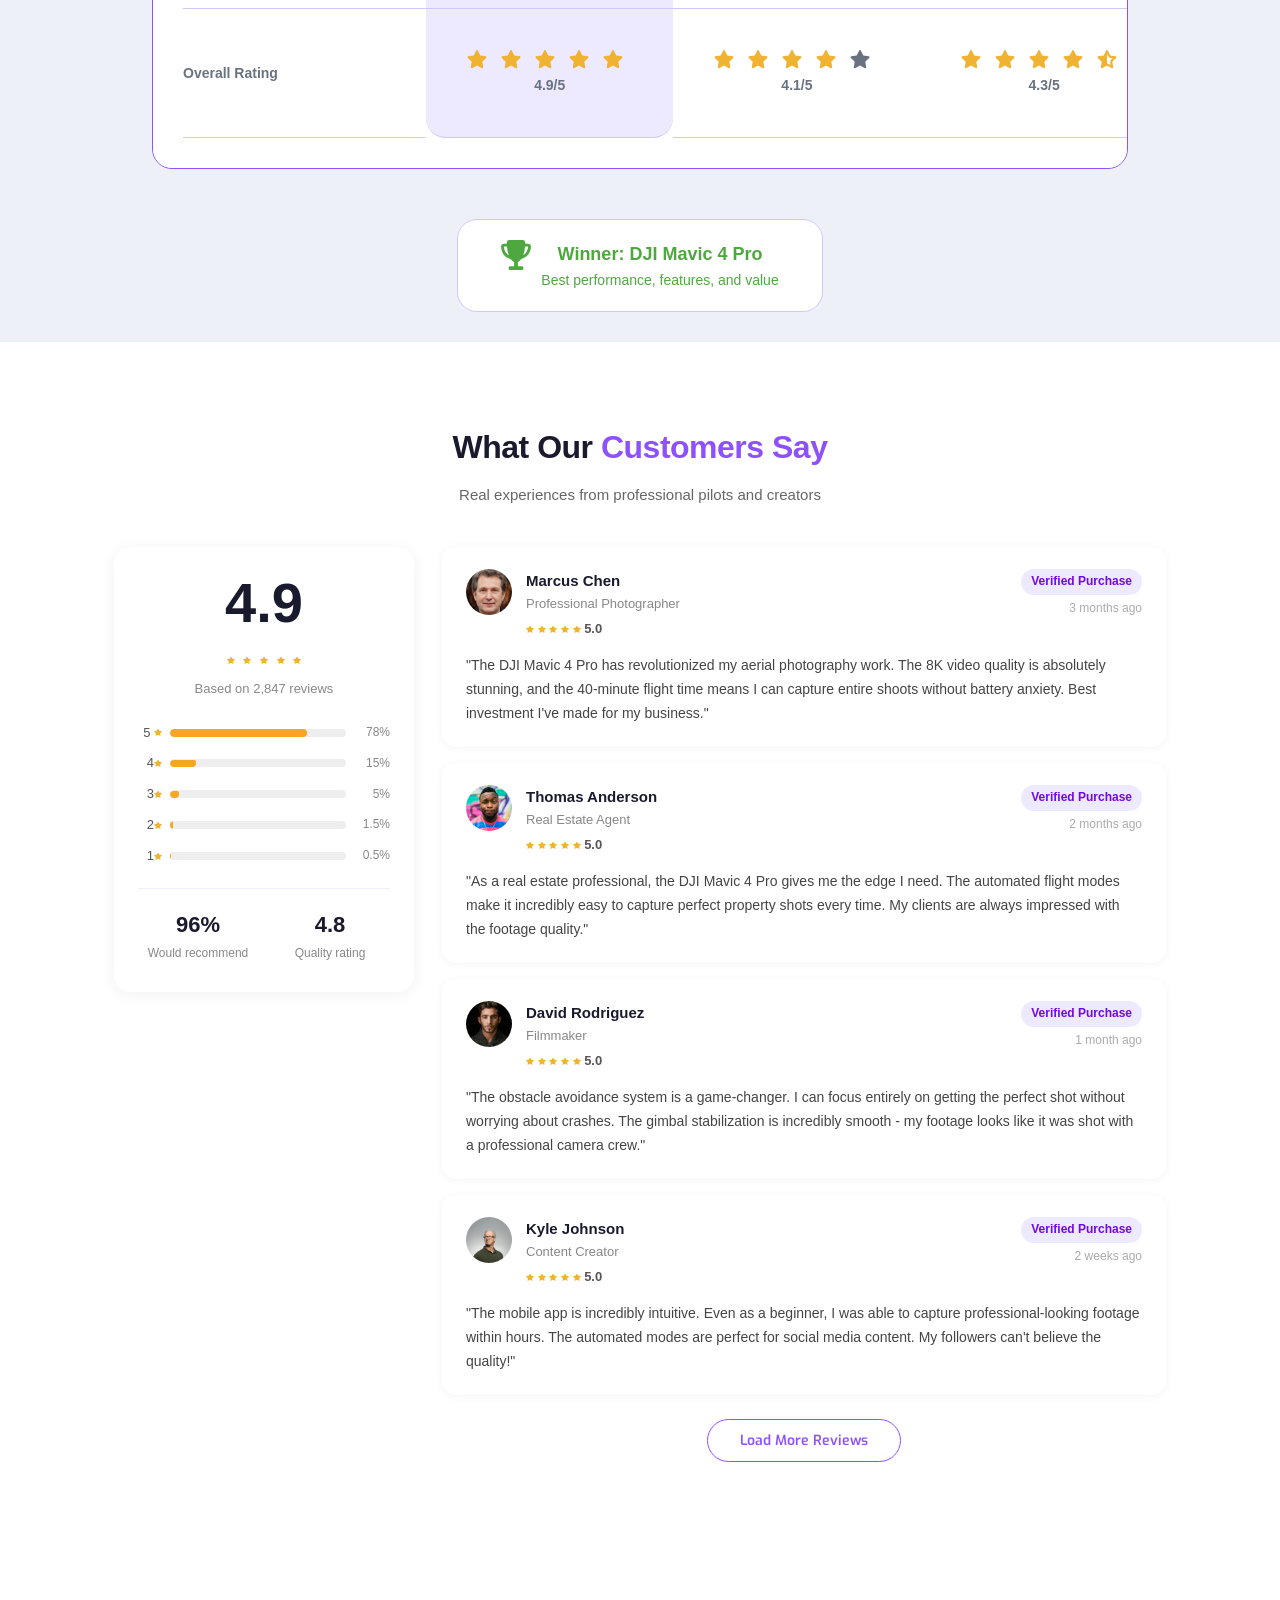
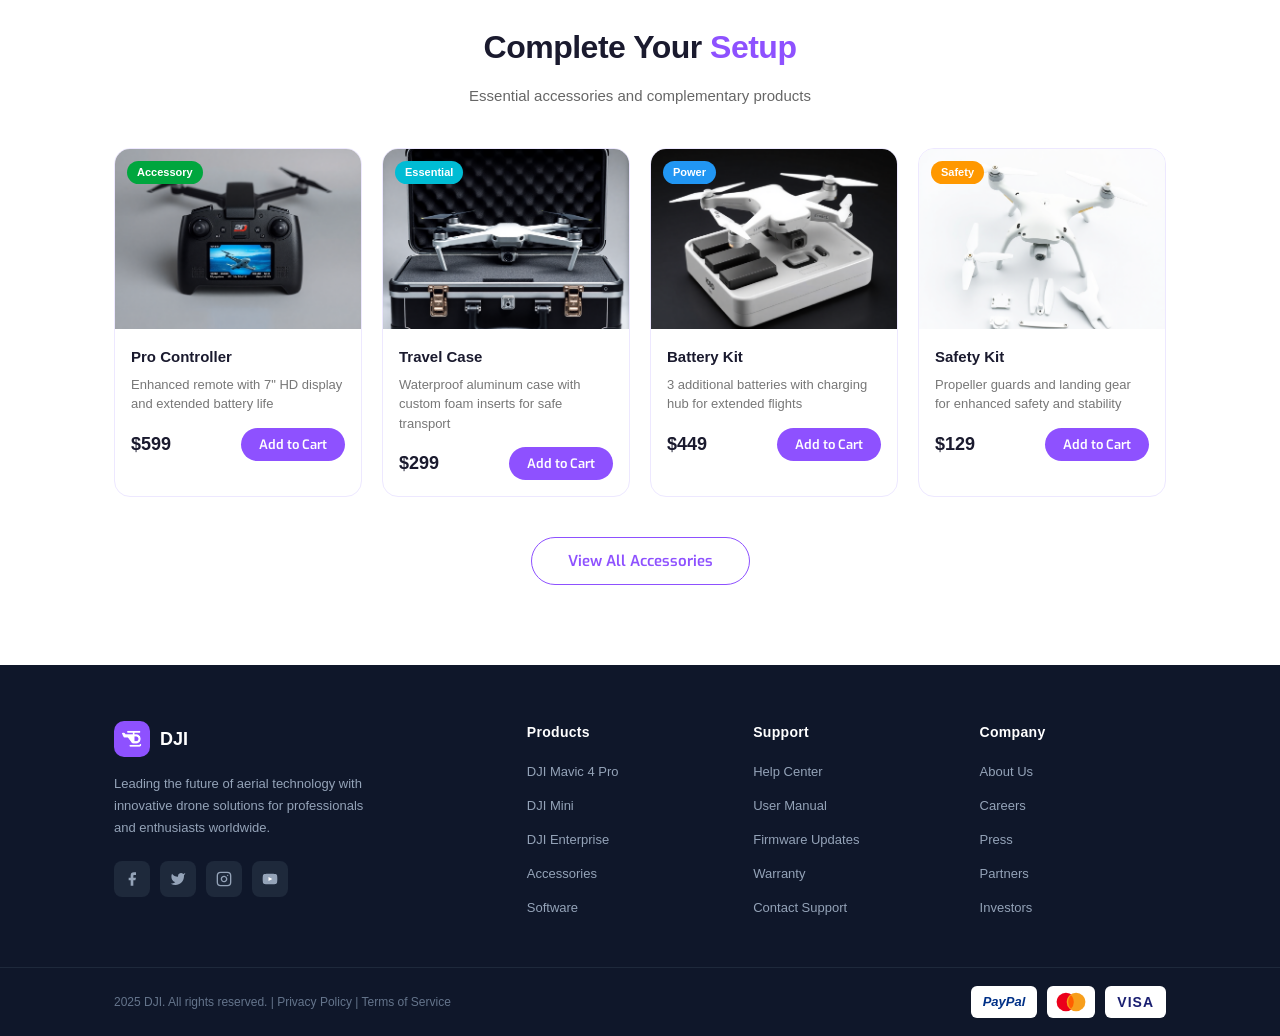
<file: week3/index.html>
<!DOCTYPE html>
<html lang="en">
<head>
  <meta charset="UTF-8" />
  <meta name="viewport" content="width=device-width, initial-scale=1.0" />
  <title>DJI Mavic 4 Pro</title>
  <link rel="icon" href="img/favicon.png" />
  <link href="https://fonts.googleapis.com/css2?family=Exo:ital,wght@0,300;0,400;0,500;0,600;0,700;0,800;1,400&display=swap" rel="stylesheet" />
  <link rel="stylesheet" href="style.css" />
</head>
<body>

  <div class="navbar">
    <div class="navbar-inner">
      <div class="navbar-logo">
        <div class="navbar-logo-icon">
          <img src="img/helicopter.png" alt="DJI" width="22" height="22" />
        </div>
        <span class="navbar-logo-text">DJI Mavic 4 Pro</span>
      </div>
      <nav class="navbar-nav">
        <a href="#home" class="nav-link active">Home</a>
        <a href="#specifications" class="nav-link">Specifications</a>
        <a href="#reviews" class="nav-link">Rating Reviews</a>
        <a href="#related" class="nav-link">Related Products</a>
      </nav>
    </div>
  </div>

  <div>

    <div class="hero" id="home">
      <div class="container hero-inner">
        <div class="hero-image-wrap">
          <span class="hero-badge">-12% OFF</span>
          <img src="img/hero-img-CYauTLx2.png" alt="DJI Mavic 4 Pro drone" class="hero-img"/>
        </div>
        <div class="hero-info">
          <div class="hero-tags">
            <span class="tag">Professional</span>
            <span class="tag">In Stock</span>
            <span class="tag">Free Shipping</span>
          </div>
          <h1 class="hero-title">DJI Mavic 4 <span class="purple">Pro</span></h1>
          <p class="hero-desc">
            Experience unparalleled flight performance with 8K camera capabilities, 40-minute flight time, and advanced AI obstacle avoidance technology. Perfect for professional photographers and content creators.
          </p>
          <div class="hero-price-row">
            <span class="price-current">$2,499</span>
            <span class="price-old">$2,849</span>
            <span class="price-save">Save $350</span>
          </div>
          <p class="hero-installment">Or pay in 4 interest-free payments of $624.75</p>
          <button class="btn btn-primary btn-cart">
            <svg width="18" height="18" viewBox="0 0 24 24" fill="none" stroke="currentColor" stroke-width="2" stroke-linecap="round" stroke-linejoin="round"><circle cx="9" cy="21" r="1"/><circle cx="20" cy="21" r="1"/><path d="M1 1h4l2.68 13.39a2 2 0 0 0 2 1.61h9.72a2 2 0 0 0 2-1.61L23 6H6"/></svg>
            Add to Cart - $2,499
          </button>
          <button class="btn btn-secondary btn-wishlist">
            <svg width="18" height="18" viewBox="0 0 24 24" fill="currentColor" stroke="currentColor" stroke-width="0"><path d="M12 21.35l-1.45-1.32C5.4 15.36 2 12.28 2 8.5 2 5.42 4.42 3 7.5 3c1.74 0 3.41.81 4.5 2.09C13.09 3.81 14.76 3 16.5 3 19.58 3 22 5.42 22 8.5c0 3.78-3.4 6.86-8.55 11.54L12 21.35z"/></svg>
            Add to Wishlist
          </button>
        </div>
      </div>
    </div>
    
    <div class="mid" id="specifications">
        <h2>How We <span>Compare</span></h2>
          <p>See why the DJI Mavic 4 Pro leads the professional drone market</p>

        <div id="table">
            <table class="table">
                <tr class="raw">
                    <th>Feature</th>
                    <th class="bord hr">DJI Mavic 4 Pro <br> <span>Our Product</span></th>
                    <th>AirMaster Pro <br> <span>Competitor A</span></th>
                    <th>FlightMax 4K <br> <span>Competitor B</span></th>
                    <th>SkyHawk Elite <br> <span>Competitor C</span></th>
                </tr>
                <tr class="raw">
                    <td class="fraw"><svg style="color: #34B9DB; margin-right: 10px;" class="svg-inline--fa fa-video mr-2 text-cyan-500" data-prefix="fas" data-icon="video" role="img" viewBox="0 0 576 512" aria-hidden="true" data-fa-i2svg="" xmlns="http://www.w3.org/2000/svg"><path fill="currentColor" d="M96 64c-35.3 0-64 28.7-64 64l0 256c0 35.3 28.7 64 64 64l256 0c35.3 0 64-28.7 64-64l0-256c0-35.3-28.7-64-64-64L96 64zM464 336l73.5 58.8c4.2 3.4 9.4 5.2 14.8 5.2 13.1 0 23.7-10.6 23.7-23.7l0-240.6c0-13.1-10.6-23.7-23.7-23.7-5.4 0-10.6 1.8-14.8 5.2L464 176 464 336z"></path></svg>Video Resolution</td>
                    <td class="bord1"><span>8K/30fps</span></td>
                    <td>4K/30fps</td>
                    <td>4K/60fps</td>
                    <td>6K/30fps</td>
                </tr>
                <tr class="raw">
                    <td class="fraw"><svg style="color: #4BBCA8; margin-right: 10px;" class="svg-inline--fa fa-camera mr-2 text-teal-500" data-prefix="fas" data-icon="camera" role="img" viewBox="0 0 512 512" aria-hidden="true" data-fa-i2svg="" xmlns="http://www.w3.org/2000/svg"><path fill="currentColor" d="M149.1 64.8L138.7 96 64 96C28.7 96 0 124.7 0 160L0 416c0 35.3 28.7 64 64 64l384 0c35.3 0 64-28.7 64-64l0-256c0-35.3-28.7-64-64-64l-74.7 0-10.4-31.2C356.4 45.2 338.1 32 317.4 32L194.6 32c-20.7 0-39 13.2-45.5 32.8zM256 192a96 96 0 1 1 0 192 96 96 0 1 1 0-192z"></path></svg>Photo Resolution</td>
                    <td class="bord1"><span>48MP</span></td>
                    <td>24MP</td>
                    <td>32MP</td>
                    <td>20MP</td>
                </tr>
                <tr class="raw">
                    <td class="fraw"><svg style="color:#61ca52; margin-right: 10px;" class="svg-inline--fa fa-battery-full mr-2 text-green-500" data-prefix="fas" data-icon="battery-full" role="img" viewBox="0 0 640 512" aria-hidden="true" data-fa-i2svg="" xmlns="http://www.w3.org/2000/svg"><path fill="currentColor" d="M528 128c8.8 0 16 7.2 16 16l0 224c0 8.8-7.2 16-16 16l-416 0c-8.8 0-16-7.2-16-16l0-224c0-8.8 7.2-16 16-16l416 0zM112 64c-44.2 0-80 35.8-80 80l0 224c0 44.2 35.8 80 80 80l416 0c44.2 0 80-35.8 80-80l0-48c17.7 0 32-14.3 32-32l0-64c0-17.7-14.3-32-32-32l0-48c0-44.2-35.8-80-80-80L112 64zm56 112c-13.3 0-24 10.7-24 24l0 112c0 13.3 10.7 24 24 24l304 0c13.3 0 24-10.7 24-24l0-112c0-13.3-10.7-24-24-24l-304 0z"></path></svg>Flight Time</td>
                    <td class="bord1"><span>30 minutes</span></td>
                    <td>35 minutes</td>
                    <td>45 minutes</td>
                    <td>50 minutes</td>
                </tr>
                <tr class="raw">
                    <td class="fraw"><svg style="color: #F89B68; margin-right: 10px;" class="svg-inline--fa fa-satellite-dish mr-2 text-orange-500" data-prefix="fas" data-icon="satellite-dish" role="img" viewBox="0 0 512 512" aria-hidden="true" data-fa-i2svg="" xmlns="http://www.w3.org/2000/svg"><path fill="currentColor" d="M232 0c154.6 0 280 125.4 280 280 0 13.3-10.7 24-24 24s-24-10.7-24-24c0-128.1-103.9-232-232-232-13.3 0-24-10.7-24-24S218.7 0 232 0zM208 120c0-13.3 10.7-24 24-24 101.6 0 184 82.4 184 184 0 13.3-10.7 24-24 24s-24-10.7-24-24c0-75.1-60.9-136-136-136-13.3 0-24-10.7-24-24zM26.4 142.7c8.8-17.9 32.4-19.9 46.5-5.8l128.5 128.5 32-32c12.5-12.5 32.8-12.5 45.3 0s12.5 32.8 0 45.3l-32 32 128.5 128.5c14.1 14.1 12 37.6-5.8 46.5-34.2 16.9-72.6 26.4-113.3 26.4-141.4 0-256-114.6-256-256 0-40.7 9.5-79.2 26.4-113.3z"></path></svg>Max Range</td>
                    <td class="bord1"><span>10 KM</span></td>
                    <td>7 KM</td>
                    <td>5 KM</td>
                    <td>8 KM</td>
                </tr>
                <tr class="raw">
                    <td class="fraw"><svg style="color:#F24436;" class="svg-inline--fa fa-gauge-high mr-2 text-red-500" data-prefix="fas" data-icon="gauge-high" role="img" viewBox="0 0 512 512" aria-hidden="true" data-fa-i2svg="" xmlns="http://www.w3.org/2000/svg"><path fill="currentColor" d="M0 256a256 256 0 1 1 512 0 256 256 0 1 1 -512 0zM288 96a32 32 0 1 0 -64 0 32 32 0 1 0 64 0zM256 416c35.3 0 64-28.7 64-64 0-16.2-6-31.1-16-42.3l69.5-138.9c5.9-11.9 1.1-26.3-10.7-32.2s-26.3-1.1-32.2 10.7L261.1 288.2c-1.7-.1-3.4-.2-5.1-.2-35.3 0-64 28.7-64 64s28.7 64 64 64zM176 144a32 32 0 1 0 -64 0 32 32 0 1 0 64 0zM96 288a32 32 0 1 0 0-64 32 32 0 1 0 0 64zm352-32a32 32 0 1 0 -64 0 32 32 0 1 0 64 0z"></path></svg>Max Speed </td>
                    <td class="bord1"><span>10 KM</span></td>
                    <td>65 km/h</td>
                    <td>60 km/h</td>
                    <td>58 km/h</td>

                </tr>
                <tr class="raw">
                    <td class="fraw"><svg style="color:#1D9BF0;margin-right: 10px;" class="svg-inline--fa fa-shield-halved mr-2 text-sky-500" data-prefix="fas" data-icon="shield-halved" role="img" viewBox="0 0 512 512" aria-hidden="true" data-fa-i2svg="" xmlns="http://www.w3.org/2000/svg"><path fill="currentColor" d="M256 0c4.6 0 9.2 1 13.4 2.9L457.8 82.8c22 9.3 38.4 31 38.3 57.2-.5 99.2-41.3 280.7-213.6 363.2-16.7 8-36.1 8-52.8 0-172.4-82.5-213.1-264-213.6-363.2-.1-26.2 16.3-47.9 38.3-57.2L242.7 2.9C246.9 1 251.4 0 256 0zm0 66.8l0 378.1c138-66.8 175.1-214.8 176-303.4l-176-74.6 0 0z"></path></svg>Obstacle Avoidance</td>
                    <td class="bord1"><span>360°AI</span></td>
                    <td>4-Direction</td>
                    <td>Front/Back Only</td>
                    <td>Front/Back/Down</td>
                </tr>
                <tr class="raw">
                    <td class="fraw"> <svg class="svg-inline--fa fa-cloud-rain mr-2 text-blue-500" data-prefix="fas" data-icon="cloud-rain" role="img" viewBox="0 0 512 512" aria-hidden="true" data-fa-i2svg="" xmlns="http://www.w3.org/2000/svg"><path fill="currentColor" d="M96 320c-53 0-96-43-96-96 0-42.5 27.6-78.6 65.9-91.2-1.3-6.7-1.9-13.7-1.9-20.8 0-61.9 50.1-112 112-112 43.1 0 80.5 24.3 99.2 60 14.7-17.1 36.5-28 60.8-28 44.2 0 80 35.8 80 80 0 5.5-.6 10.8-1.6 16 .5 0 1.1 0 1.6 0 53 0 96 43 96 96s-43 96-96 96L96 320zm1.6 68.2c1.1-2.5 3.6-4.2 6.4-4.2s5.3 1.6 6.4 4.2l30.2 68.2c2.2 5.1 3.4 10.5 3.4 16 0 21.9-18.1 39.6-40 39.6s-40-17.7-40-39.6c0-5.5 1.2-11 3.4-16l30.2-68.2zm152 0c1.1-2.5 3.6-4.2 6.4-4.2s5.3 1.6 6.4 4.2l30.2 68.2c2.2 5.1 3.4 10.5 3.4 16 0 21.9-18.1 39.6-40 39.6s-40-17.7-40-39.6c0-5.5 1.2-11 3.4-16l30.2-68.2zm121.8 68.2l30.2-68.2c1.1-2.5 3.6-4.2 6.4-4.2s5.3 1.6 6.4 4.2l30.2 68.2c2.2 5.1 3.4 10.5 3.4 16 0 21.9-18.1 39.6-40 39.6s-40-17.7-40-39.6c0-5.5 1.2-11 3.4-16z"></path></svg>Weather Resistance</td>
                    <td class="bord1"><span>IPX4</span></td>
                    <td>None</td>
                    <td>IPX3</td>
                    <td>None</td>
                </tr>
                <tr class="raw">
                    <td class="fraw"><svg style="color: #EFB231; margin-right: 10px;" class="svg-inline--fa fa-dollar-sign mr-2 text-yellow-500" data-prefix="fas" data-icon="dollar-sign" role="img" viewBox="0 0 320 512" aria-hidden="true" data-fa-i2svg="" xmlns="http://www.w3.org/2000/svg"><path fill="currentColor" d="M136 24c0-13.3 10.7-24 24-24s24 10.7 24 24l0 40 56 0c17.7 0 32 14.3 32 32s-14.3 32-32 32l-114.9 0c-24.9 0-45.1 20.2-45.1 45.1 0 22.5 16.5 41.5 38.7 44.7l91.6 13.1c53.8 7.7 93.7 53.7 93.7 108 0 60.3-48.9 109.1-109.1 109.1l-10.9 0 0 40c0 13.3-10.7 24-24 24s-24-10.7-24-24l0-40-72 0c-17.7 0-32-14.3-32-32s14.3-32 32-32l130.9 0c24.9 0 45.1-20.2 45.1-45.1 0-22.5-16.5-41.5-38.7-44.7l-91.6-13.1C55.9 273.5 16 227.4 16 173.1 16 112.9 64.9 64 125.1 64l10.9 0 0-40z"></path></svg>Price</td>
                    <td class="bord2">$2,499</td>
                    <td>$2,899</td>
                    <td>$2,699</td>
                    <td>$3,199</td>
                </tr>
                <tr class="raw">
                    <td class="fraw">Overall Rating</td>
                    <td class="bord hr">
                        <div>
                           <svg style="color: #EFB231;" class="svg-inline--fa fa-star text-gray-300" data-prefix="fas" data-icon="star" role="img" viewBox="0 0 576 512" aria-hidden="true" data-fa-i2svg="" xmlns="http://www.w3.org/2000/svg"><path fill="currentColor" d="M309.5-18.9c-4.1-8-12.4-13.1-21.4-13.1s-17.3 5.1-21.4 13.1L193.1 125.3 33.2 150.7c-8.9 1.4-16.3 7.7-19.1 16.3s-.5 18 5.8 24.4l114.4 114.5-25.2 159.9c-1.4 8.9 2.3 17.9 9.6 23.2s16.9 6.1 25 2L288.1 417.6 432.4 491c8 4.1 17.7 3.3 25-2s11-14.2 9.6-23.2L441.7 305.9 556.1 191.4c6.4-6.4 8.6-15.8 5.8-24.4s-10.1-14.9-19.1-16.3L383 125.3 309.5-18.9z"></path></svg>
                           <svg style="color: #EFB231;" class="svg-inline--fa fa-star text-gray-300" data-prefix="fas" data-icon="star" role="img" viewBox="0 0 576 512" aria-hidden="true" data-fa-i2svg="" xmlns="http://www.w3.org/2000/svg"><path fill="currentColor" d="M309.5-18.9c-4.1-8-12.4-13.1-21.4-13.1s-17.3 5.1-21.4 13.1L193.1 125.3 33.2 150.7c-8.9 1.4-16.3 7.7-19.1 16.3s-.5 18 5.8 24.4l114.4 114.5-25.2 159.9c-1.4 8.9 2.3 17.9 9.6 23.2s16.9 6.1 25 2L288.1 417.6 432.4 491c8 4.1 17.7 3.3 25-2s11-14.2 9.6-23.2L441.7 305.9 556.1 191.4c6.4-6.4 8.6-15.8 5.8-24.4s-10.1-14.9-19.1-16.3L383 125.3 309.5-18.9z"></path></svg>
                           <svg style="color: #EFB231;" class="svg-inline--fa fa-star text-gray-300" data-prefix="fas" data-icon="star" role="img" viewBox="0 0 576 512" aria-hidden="true" data-fa-i2svg="" xmlns="http://www.w3.org/2000/svg"><path fill="currentColor" d="M309.5-18.9c-4.1-8-12.4-13.1-21.4-13.1s-17.3 5.1-21.4 13.1L193.1 125.3 33.2 150.7c-8.9 1.4-16.3 7.7-19.1 16.3s-.5 18 5.8 24.4l114.4 114.5-25.2 159.9c-1.4 8.9 2.3 17.9 9.6 23.2s16.9 6.1 25 2L288.1 417.6 432.4 491c8 4.1 17.7 3.3 25-2s11-14.2 9.6-23.2L441.7 305.9 556.1 191.4c6.4-6.4 8.6-15.8 5.8-24.4s-10.1-14.9-19.1-16.3L383 125.3 309.5-18.9z"></path></svg>
                           <svg style="color: #EFB231;" class="svg-inline--fa fa-star text-gray-300" data-prefix="fas" data-icon="star" role="img" viewBox="0 0 576 512" aria-hidden="true" data-fa-i2svg="" xmlns="http://www.w3.org/2000/svg"><path fill="currentColor" d="M309.5-18.9c-4.1-8-12.4-13.1-21.4-13.1s-17.3 5.1-21.4 13.1L193.1 125.3 33.2 150.7c-8.9 1.4-16.3 7.7-19.1 16.3s-.5 18 5.8 24.4l114.4 114.5-25.2 159.9c-1.4 8.9 2.3 17.9 9.6 23.2s16.9 6.1 25 2L288.1 417.6 432.4 491c8 4.1 17.7 3.3 25-2s11-14.2 9.6-23.2L441.7 305.9 556.1 191.4c6.4-6.4 8.6-15.8 5.8-24.4s-10.1-14.9-19.1-16.3L383 125.3 309.5-18.9z"></path></svg>
                           <svg style="color: #EFB231;" class="svg-inline--fa fa-star text-gray-300" data-prefix="fas" data-icon="star" role="img" viewBox="0 0 576 512" aria-hidden="true" data-fa-i2svg="" xmlns="http://www.w3.org/2000/svg"><path fill="currentColor" d="M309.5-18.9c-4.1-8-12.4-13.1-21.4-13.1s-17.3 5.1-21.4 13.1L193.1 125.3 33.2 150.7c-8.9 1.4-16.3 7.7-19.1 16.3s-.5 18 5.8 24.4l114.4 114.5-25.2 159.9c-1.4 8.9 2.3 17.9 9.6 23.2s16.9 6.1 25 2L288.1 417.6 432.4 491c8 4.1 17.7 3.3 25-2s11-14.2 9.6-23.2L441.7 305.9 556.1 191.4c6.4-6.4 8.6-15.8 5.8-24.4s-10.1-14.9-19.1-16.3L383 125.3 309.5-18.9z"></path></svg> 
                        </div>
                        4.9/5</td>
                    <td>
                         <div>
                           <svg style="color: #EFB231;" class="svg-inline--fa fa-star text-gray-300" data-prefix="fas" data-icon="star" role="img" viewBox="0 0 576 512" aria-hidden="true" data-fa-i2svg="" xmlns="http://www.w3.org/2000/svg"><path fill="currentColor" d="M309.5-18.9c-4.1-8-12.4-13.1-21.4-13.1s-17.3 5.1-21.4 13.1L193.1 125.3 33.2 150.7c-8.9 1.4-16.3 7.7-19.1 16.3s-.5 18 5.8 24.4l114.4 114.5-25.2 159.9c-1.4 8.9 2.3 17.9 9.6 23.2s16.9 6.1 25 2L288.1 417.6 432.4 491c8 4.1 17.7 3.3 25-2s11-14.2 9.6-23.2L441.7 305.9 556.1 191.4c6.4-6.4 8.6-15.8 5.8-24.4s-10.1-14.9-19.1-16.3L383 125.3 309.5-18.9z"></path></svg>
                           <svg style="color: #EFB231;" class="svg-inline--fa fa-star text-gray-300" data-prefix="fas" data-icon="star" role="img" viewBox="0 0 576 512" aria-hidden="true" data-fa-i2svg="" xmlns="http://www.w3.org/2000/svg"><path fill="currentColor" d="M309.5-18.9c-4.1-8-12.4-13.1-21.4-13.1s-17.3 5.1-21.4 13.1L193.1 125.3 33.2 150.7c-8.9 1.4-16.3 7.7-19.1 16.3s-.5 18 5.8 24.4l114.4 114.5-25.2 159.9c-1.4 8.9 2.3 17.9 9.6 23.2s16.9 6.1 25 2L288.1 417.6 432.4 491c8 4.1 17.7 3.3 25-2s11-14.2 9.6-23.2L441.7 305.9 556.1 191.4c6.4-6.4 8.6-15.8 5.8-24.4s-10.1-14.9-19.1-16.3L383 125.3 309.5-18.9z"></path></svg>
                           <svg style="color: #EFB231;" class="svg-inline--fa fa-star text-gray-300" data-prefix="fas" data-icon="star" role="img" viewBox="0 0 576 512" aria-hidden="true" data-fa-i2svg="" xmlns="http://www.w3.org/2000/svg"><path fill="currentColor" d="M309.5-18.9c-4.1-8-12.4-13.1-21.4-13.1s-17.3 5.1-21.4 13.1L193.1 125.3 33.2 150.7c-8.9 1.4-16.3 7.7-19.1 16.3s-.5 18 5.8 24.4l114.4 114.5-25.2 159.9c-1.4 8.9 2.3 17.9 9.6 23.2s16.9 6.1 25 2L288.1 417.6 432.4 491c8 4.1 17.7 3.3 25-2s11-14.2 9.6-23.2L441.7 305.9 556.1 191.4c6.4-6.4 8.6-15.8 5.8-24.4s-10.1-14.9-19.1-16.3L383 125.3 309.5-18.9z"></path></svg>
                           <svg style="color: #EFB231;" class="svg-inline--fa fa-star text-gray-300" data-prefix="fas" data-icon="star" role="img" viewBox="0 0 576 512" aria-hidden="true" data-fa-i2svg="" xmlns="http://www.w3.org/2000/svg"><path fill="currentColor" d="M309.5-18.9c-4.1-8-12.4-13.1-21.4-13.1s-17.3 5.1-21.4 13.1L193.1 125.3 33.2 150.7c-8.9 1.4-16.3 7.7-19.1 16.3s-.5 18 5.8 24.4l114.4 114.5-25.2 159.9c-1.4 8.9 2.3 17.9 9.6 23.2s16.9 6.1 25 2L288.1 417.6 432.4 491c8 4.1 17.7 3.3 25-2s11-14.2 9.6-23.2L441.7 305.9 556.1 191.4c6.4-6.4 8.6-15.8 5.8-24.4s-10.1-14.9-19.1-16.3L383 125.3 309.5-18.9z"></path></svg>
                           <svg class="svg-inline--fa fa-star text-gray-300" data-prefix="fas" data-icon="star" role="img" viewBox="0 0 576 512" aria-hidden="true" data-fa-i2svg="" xmlns="http://www.w3.org/2000/svg"><path fill="currentColor" d="M309.5-18.9c-4.1-8-12.4-13.1-21.4-13.1s-17.3 5.1-21.4 13.1L193.1 125.3 33.2 150.7c-8.9 1.4-16.3 7.7-19.1 16.3s-.5 18 5.8 24.4l114.4 114.5-25.2 159.9c-1.4 8.9 2.3 17.9 9.6 23.2s16.9 6.1 25 2L288.1 417.6 432.4 491c8 4.1 17.7 3.3 25-2s11-14.2 9.6-23.2L441.7 305.9 556.1 191.4c6.4-6.4 8.6-15.8 5.8-24.4s-10.1-14.9-19.1-16.3L383 125.3 309.5-18.9z"></path></svg> 
                        </div>
                        4.1/5</td>
                    <td>
                        <div>
                           <svg style="color: #EFB231;" class="svg-inline--fa fa-star text-gray-300" data-prefix="fas" data-icon="star" role="img" viewBox="0 0 576 512" aria-hidden="true" data-fa-i2svg="" xmlns="http://www.w3.org/2000/svg"><path fill="currentColor" d="M309.5-18.9c-4.1-8-12.4-13.1-21.4-13.1s-17.3 5.1-21.4 13.1L193.1 125.3 33.2 150.7c-8.9 1.4-16.3 7.7-19.1 16.3s-.5 18 5.8 24.4l114.4 114.5-25.2 159.9c-1.4 8.9 2.3 17.9 9.6 23.2s16.9 6.1 25 2L288.1 417.6 432.4 491c8 4.1 17.7 3.3 25-2s11-14.2 9.6-23.2L441.7 305.9 556.1 191.4c6.4-6.4 8.6-15.8 5.8-24.4s-10.1-14.9-19.1-16.3L383 125.3 309.5-18.9z"></path></svg>
                           <svg style="color: #EFB231;" class="svg-inline--fa fa-star text-gray-300" data-prefix="fas" data-icon="star" role="img" viewBox="0 0 576 512" aria-hidden="true" data-fa-i2svg="" xmlns="http://www.w3.org/2000/svg"><path fill="currentColor" d="M309.5-18.9c-4.1-8-12.4-13.1-21.4-13.1s-17.3 5.1-21.4 13.1L193.1 125.3 33.2 150.7c-8.9 1.4-16.3 7.7-19.1 16.3s-.5 18 5.8 24.4l114.4 114.5-25.2 159.9c-1.4 8.9 2.3 17.9 9.6 23.2s16.9 6.1 25 2L288.1 417.6 432.4 491c8 4.1 17.7 3.3 25-2s11-14.2 9.6-23.2L441.7 305.9 556.1 191.4c6.4-6.4 8.6-15.8 5.8-24.4s-10.1-14.9-19.1-16.3L383 125.3 309.5-18.9z"></path></svg>
                           <svg style="color: #EFB231;" class="svg-inline--fa fa-star text-gray-300" data-prefix="fas" data-icon="star" role="img" viewBox="0 0 576 512" aria-hidden="true" data-fa-i2svg="" xmlns="http://www.w3.org/2000/svg"><path fill="currentColor" d="M309.5-18.9c-4.1-8-12.4-13.1-21.4-13.1s-17.3 5.1-21.4 13.1L193.1 125.3 33.2 150.7c-8.9 1.4-16.3 7.7-19.1 16.3s-.5 18 5.8 24.4l114.4 114.5-25.2 159.9c-1.4 8.9 2.3 17.9 9.6 23.2s16.9 6.1 25 2L288.1 417.6 432.4 491c8 4.1 17.7 3.3 25-2s11-14.2 9.6-23.2L441.7 305.9 556.1 191.4c6.4-6.4 8.6-15.8 5.8-24.4s-10.1-14.9-19.1-16.3L383 125.3 309.5-18.9z"></path></svg>
                           <svg style="color: #EFB231;" class="svg-inline--fa fa-star text-gray-300" data-prefix="fas" data-icon="star" role="img" viewBox="0 0 576 512" aria-hidden="true" data-fa-i2svg="" xmlns="http://www.w3.org/2000/svg"><path fill="currentColor" d="M309.5-18.9c-4.1-8-12.4-13.1-21.4-13.1s-17.3 5.1-21.4 13.1L193.1 125.3 33.2 150.7c-8.9 1.4-16.3 7.7-19.1 16.3s-.5 18 5.8 24.4l114.4 114.5-25.2 159.9c-1.4 8.9 2.3 17.9 9.6 23.2s16.9 6.1 25 2L288.1 417.6 432.4 491c8 4.1 17.7 3.3 25-2s11-14.2 9.6-23.2L441.7 305.9 556.1 191.4c6.4-6.4 8.6-15.8 5.8-24.4s-10.1-14.9-19.1-16.3L383 125.3 309.5-18.9z"></path></svg>
                           <svg style="color: #EFB231;" class="svg-inline--fa fa-star-half-stroke text-yellow-400" data-prefix="fas" data-icon="star-half-stroke" role="img" viewBox="0 0 576 512" aria-hidden="true" data-fa-i2svg="" xmlns="http://www.w3.org/2000/svg"><path fill="currentColor" d="M288.1 353.6c10 0 19.9 2.3 29 7l74.4 37.9-13-82.5c-3.2-20.2 3.5-40.7 17.9-55.2l59-59.1-82.5-13.1c-20.2-3.2-37.7-15.9-47-34.1l-38-74.4 0 273.6zM457.4 489c-7.3 5.3-17 6.1-25 2L288.1 417.6 143.8 491c-8 4.1-17.7 3.3-25-2s-11-14.2-9.6-23.2L134.4 305.9 20 191.4c-6.4-6.4-8.6-15.8-5.8-24.4s10.1-14.9 19.1-16.3l159.9-25.4 73.6-144.2c4.1-8 12.4-13.1 21.4-13.1s17.3 5.1 21.4 13.1L383 125.3 542.9 150.7c8.9 1.4 16.3 7.7 19.1 16.3s.5 18-5.8 24.4L441.7 305.9 467 465.8c1.4 8.9-2.3 17.9-9.6 23.2z"></path></svg>
                        </div>
                        4.3/5</td>
                    <td>
                         <div>
                           <svg style="color: #EFB231;" class="svg-inline--fa fa-star text-gray-300" data-prefix="fas" data-icon="star" role="img" viewBox="0 0 576 512" aria-hidden="true" data-fa-i2svg="" xmlns="http://www.w3.org/2000/svg"><path fill="currentColor" d="M309.5-18.9c-4.1-8-12.4-13.1-21.4-13.1s-17.3 5.1-21.4 13.1L193.1 125.3 33.2 150.7c-8.9 1.4-16.3 7.7-19.1 16.3s-.5 18 5.8 24.4l114.4 114.5-25.2 159.9c-1.4 8.9 2.3 17.9 9.6 23.2s16.9 6.1 25 2L288.1 417.6 432.4 491c8 4.1 17.7 3.3 25-2s11-14.2 9.6-23.2L441.7 305.9 556.1 191.4c6.4-6.4 8.6-15.8 5.8-24.4s-10.1-14.9-19.1-16.3L383 125.3 309.5-18.9z"></path></svg>
                           <svg style="color: #EFB231;" class="svg-inline--fa fa-star text-gray-300" data-prefix="fas" data-icon="star" role="img" viewBox="0 0 576 512" aria-hidden="true" data-fa-i2svg="" xmlns="http://www.w3.org/2000/svg"><path fill="currentColor" d="M309.5-18.9c-4.1-8-12.4-13.1-21.4-13.1s-17.3 5.1-21.4 13.1L193.1 125.3 33.2 150.7c-8.9 1.4-16.3 7.7-19.1 16.3s-.5 18 5.8 24.4l114.4 114.5-25.2 159.9c-1.4 8.9 2.3 17.9 9.6 23.2s16.9 6.1 25 2L288.1 417.6 432.4 491c8 4.1 17.7 3.3 25-2s11-14.2 9.6-23.2L441.7 305.9 556.1 191.4c6.4-6.4 8.6-15.8 5.8-24.4s-10.1-14.9-19.1-16.3L383 125.3 309.5-18.9z"></path></svg>
                           <svg style="color: #EFB231;" class="svg-inline--fa fa-star text-gray-300" data-prefix="fas" data-icon="star" role="img" viewBox="0 0 576 512" aria-hidden="true" data-fa-i2svg="" xmlns="http://www.w3.org/2000/svg"><path fill="currentColor" d="M309.5-18.9c-4.1-8-12.4-13.1-21.4-13.1s-17.3 5.1-21.4 13.1L193.1 125.3 33.2 150.7c-8.9 1.4-16.3 7.7-19.1 16.3s-.5 18 5.8 24.4l114.4 114.5-25.2 159.9c-1.4 8.9 2.3 17.9 9.6 23.2s16.9 6.1 25 2L288.1 417.6 432.4 491c8 4.1 17.7 3.3 25-2s11-14.2 9.6-23.2L441.7 305.9 556.1 191.4c6.4-6.4 8.6-15.8 5.8-24.4s-10.1-14.9-19.1-16.3L383 125.3 309.5-18.9z"></path></svg>
                           <svg style="color: #EFB231;" class="svg-inline--fa fa-star text-gray-300" data-prefix="fas" data-icon="star" role="img" viewBox="0 0 576 512" aria-hidden="true" data-fa-i2svg="" xmlns="http://www.w3.org/2000/svg"><path fill="currentColor" d="M309.5-18.9c-4.1-8-12.4-13.1-21.4-13.1s-17.3 5.1-21.4 13.1L193.1 125.3 33.2 150.7c-8.9 1.4-16.3 7.7-19.1 16.3s-.5 18 5.8 24.4l114.4 114.5-25.2 159.9c-1.4 8.9 2.3 17.9 9.6 23.2s16.9 6.1 25 2L288.1 417.6 432.4 491c8 4.1 17.7 3.3 25-2s11-14.2 9.6-23.2L441.7 305.9 556.1 191.4c6.4-6.4 8.6-15.8 5.8-24.4s-10.1-14.9-19.1-16.3L383 125.3 309.5-18.9z"></path></svg>
                           <svg class="svg-inline--fa fa-star text-gray-300" data-prefix="fas" data-icon="star" role="img" viewBox="0 0 576 512" aria-hidden="true" data-fa-i2svg="" xmlns="http://www.w3.org/2000/svg"><path fill="currentColor" d="M309.5-18.9c-4.1-8-12.4-13.1-21.4-13.1s-17.3 5.1-21.4 13.1L193.1 125.3 33.2 150.7c-8.9 1.4-16.3 7.7-19.1 16.3s-.5 18 5.8 24.4l114.4 114.5-25.2 159.9c-1.4 8.9 2.3 17.9 9.6 23.2s16.9 6.1 25 2L288.1 417.6 432.4 491c8 4.1 17.7 3.3 25-2s11-14.2 9.6-23.2L441.7 305.9 556.1 191.4c6.4-6.4 8.6-15.8 5.8-24.4s-10.1-14.9-19.1-16.3L383 125.3 309.5-18.9z"></path></svg> 
                        </div>
                        3.9/5</td>
                </tr>
            </table> 

        </div> 
            <div class="label1">
                <svg style="color:#4FA83F;" class="svg-inline--fa fa-trophy mr-3 text-2xl text-green-500" data-prefix="fas" data-icon="trophy" role="img" viewBox="0 0 512 512" aria-hidden="true" data-fa-i2svg="" xmlns="http://www.w3.org/2000/svg"><path fill="currentColor" d="M144.3 0l224 0c26.5 0 48.1 21.8 47.1 48.2-.2 5.3-.4 10.6-.7 15.8l49.6 0c26.1 0 49.1 21.6 47.1 49.8-7.5 103.7-60.5 160.7-118 190.5-15.8 8.2-31.9 14.3-47.2 18.8-20.2 28.6-41.2 43.7-57.9 51.8l0 73.1 64 0c17.7 0 32 14.3 32 32s-14.3 32-32 32l-192 0c-17.7 0-32-14.3-32-32s14.3-32 32-32l64 0 0-73.1c-16-7.7-35.9-22-55.3-48.3-18.4-4.8-38.4-12.1-57.9-23.1-54.1-30.3-102.9-87.4-109.9-189.9-1.9-28.1 21-49.7 47.1-49.7l49.6 0c-.3-5.2-.5-10.4-.7-15.8-1-26.5 20.6-48.2 47.1-48.2zM101.5 112l-52.4 0c6.2 84.7 45.1 127.1 85.2 149.6-14.4-37.3-26.3-86-32.8-149.6zM380 256.8c40.5-23.8 77.1-66.1 83.3-144.8L411 112c-6.2 60.9-17.4 108.2-31 144.8z"></path></svg>
                <div>
                <h3>Winner: DJI Mavic 4 Pro</h3>
                <p>Best performance, features, and value</p>
                </div>
            </div>  
    </div>


    <div class="reviews-section" id="reviews">
      <div class="container">
        <h2 class="section-title">What Our <span class="purple">Customers Say</span></h2>
        <p class="section-subtitle">Real experiences from professional pilots and creators</p>

        <div class="reviews-layout">
          <div class="rating-summary-card">
            <div class="rating-big">4.9</div>
            <div class="rating-stars-big">
                <svg style="color: #EFB231;" class="svgy svg-inline--fa fa-star text-gray-300" data-prefix="fas" data-icon="star" role="img" viewBox="0 0 576 512" aria-hidden="true" data-fa-i2svg="" xmlns="http://www.w3.org/2000/svg"><path fill="currentColor" d="M309.5-18.9c-4.1-8-12.4-13.1-21.4-13.1s-17.3 5.1-21.4 13.1L193.1 125.3 33.2 150.7c-8.9 1.4-16.3 7.7-19.1 16.3s-.5 18 5.8 24.4l114.4 114.5-25.2 159.9c-1.4 8.9 2.3 17.9 9.6 23.2s16.9 6.1 25 2L288.1 417.6 432.4 491c8 4.1 17.7 3.3 25-2s11-14.2 9.6-23.2L441.7 305.9 556.1 191.4c6.4-6.4 8.6-15.8 5.8-24.4s-10.1-14.9-19.1-16.3L383 125.3 309.5-18.9z"></path></svg>
                <svg style="color: #EFB231;" class="svgy svg-inline--fa fa-star text-gray-300" data-prefix="fas" data-icon="star" role="img" viewBox="0 0 576 512" aria-hidden="true" data-fa-i2svg="" xmlns="http://www.w3.org/2000/svg"><path fill="currentColor" d="M309.5-18.9c-4.1-8-12.4-13.1-21.4-13.1s-17.3 5.1-21.4 13.1L193.1 125.3 33.2 150.7c-8.9 1.4-16.3 7.7-19.1 16.3s-.5 18 5.8 24.4l114.4 114.5-25.2 159.9c-1.4 8.9 2.3 17.9 9.6 23.2s16.9 6.1 25 2L288.1 417.6 432.4 491c8 4.1 17.7 3.3 25-2s11-14.2 9.6-23.2L441.7 305.9 556.1 191.4c6.4-6.4 8.6-15.8 5.8-24.4s-10.1-14.9-19.1-16.3L383 125.3 309.5-18.9z"></path></svg>
                <svg style="color: #EFB231;" class="svgy svg-inline--fa fa-star text-gray-300" data-prefix="fas" data-icon="star" role="img" viewBox="0 0 576 512" aria-hidden="true" data-fa-i2svg="" xmlns="http://www.w3.org/2000/svg"><path fill="currentColor" d="M309.5-18.9c-4.1-8-12.4-13.1-21.4-13.1s-17.3 5.1-21.4 13.1L193.1 125.3 33.2 150.7c-8.9 1.4-16.3 7.7-19.1 16.3s-.5 18 5.8 24.4l114.4 114.5-25.2 159.9c-1.4 8.9 2.3 17.9 9.6 23.2s16.9 6.1 25 2L288.1 417.6 432.4 491c8 4.1 17.7 3.3 25-2s11-14.2 9.6-23.2L441.7 305.9 556.1 191.4c6.4-6.4 8.6-15.8 5.8-24.4s-10.1-14.9-19.1-16.3L383 125.3 309.5-18.9z"></path></svg>
                <svg style="color: #EFB231;" class="svgy svg-inline--fa fa-star text-gray-300" data-prefix="fas" data-icon="star" role="img" viewBox="0 0 576 512" aria-hidden="true" data-fa-i2svg="" xmlns="http://www.w3.org/2000/svg"><path fill="currentColor" d="M309.5-18.9c-4.1-8-12.4-13.1-21.4-13.1s-17.3 5.1-21.4 13.1L193.1 125.3 33.2 150.7c-8.9 1.4-16.3 7.7-19.1 16.3s-.5 18 5.8 24.4l114.4 114.5-25.2 159.9c-1.4 8.9 2.3 17.9 9.6 23.2s16.9 6.1 25 2L288.1 417.6 432.4 491c8 4.1 17.7 3.3 25-2s11-14.2 9.6-23.2L441.7 305.9 556.1 191.4c6.4-6.4 8.6-15.8 5.8-24.4s-10.1-14.9-19.1-16.3L383 125.3 309.5-18.9z"></path></svg>
                <svg style="color: #EFB231;" class="svgy svg-inline--fa fa-star text-gray-300" data-prefix="fas" data-icon="star" role="img" viewBox="0 0 576 512" aria-hidden="true" data-fa-i2svg="" xmlns="http://www.w3.org/2000/svg"><path fill="currentColor" d="M309.5-18.9c-4.1-8-12.4-13.1-21.4-13.1s-17.3 5.1-21.4 13.1L193.1 125.3 33.2 150.7c-8.9 1.4-16.3 7.7-19.1 16.3s-.5 18 5.8 24.4l114.4 114.5-25.2 159.9c-1.4 8.9 2.3 17.9 9.6 23.2s16.9 6.1 25 2L288.1 417.6 432.4 491c8 4.1 17.7 3.3 25-2s11-14.2 9.6-23.2L441.7 305.9 556.1 191.4c6.4-6.4 8.6-15.8 5.8-24.4s-10.1-14.9-19.1-16.3L383 125.3 309.5-18.9z"></path></svg> 
                
            </div>
            <div class="rating-based">Based on 2,847 reviews</div>

            <div class="rating-bars">
              <div class="rating-bar-row">
                <span class="bar-label">5
                <svg style="color: #EFB231;" class="svgy svg-inline--fa fa-star text-gray-300" data-prefix="fas" data-icon="star" role="img" viewBox="0 0 576 512" aria-hidden="true" data-fa-i2svg="" xmlns="http://www.w3.org/2000/svg"><path fill="currentColor" d="M309.5-18.9c-4.1-8-12.4-13.1-21.4-13.1s-17.3 5.1-21.4 13.1L193.1 125.3 33.2 150.7c-8.9 1.4-16.3 7.7-19.1 16.3s-.5 18 5.8 24.4l114.4 114.5-25.2 159.9c-1.4 8.9 2.3 17.9 9.6 23.2s16.9 6.1 25 2L288.1 417.6 432.4 491c8 4.1 17.7 3.3 25-2s11-14.2 9.6-23.2L441.7 305.9 556.1 191.4c6.4-6.4 8.6-15.8 5.8-24.4s-10.1-14.9-19.1-16.3L383 125.3 309.5-18.9z"></path></svg>
                </span>
                <div class="bar-track"><div class="bar-fill bar-fill-78"></div></div>
                <span class="bar-pct">78%</span>
              </div>
              <div class="rating-bar-row">
                <span class="bar-label">4<svg style="color: #EFB231;" class="svgy svg-inline--fa fa-star text-gray-300" data-prefix="fas" data-icon="star" role="img" viewBox="0 0 576 512" aria-hidden="true" data-fa-i2svg="" xmlns="http://www.w3.org/2000/svg"><path fill="currentColor" d="M309.5-18.9c-4.1-8-12.4-13.1-21.4-13.1s-17.3 5.1-21.4 13.1L193.1 125.3 33.2 150.7c-8.9 1.4-16.3 7.7-19.1 16.3s-.5 18 5.8 24.4l114.4 114.5-25.2 159.9c-1.4 8.9 2.3 17.9 9.6 23.2s16.9 6.1 25 2L288.1 417.6 432.4 491c8 4.1 17.7 3.3 25-2s11-14.2 9.6-23.2L441.7 305.9 556.1 191.4c6.4-6.4 8.6-15.8 5.8-24.4s-10.1-14.9-19.1-16.3L383 125.3 309.5-18.9z"></path></svg>
                </span>
                <div class="bar-track"><div class="bar-fill bar-fill-15"></div></div>
                <span class="bar-pct">15%</span>
              </div>
              <div class="rating-bar-row">
                <span class="bar-label">3<svg style="color: #EFB231;" class="svgy svg-inline--fa fa-star text-gray-300" data-prefix="fas" data-icon="star" role="img" viewBox="0 0 576 512" aria-hidden="true" data-fa-i2svg="" xmlns="http://www.w3.org/2000/svg"><path fill="currentColor" d="M309.5-18.9c-4.1-8-12.4-13.1-21.4-13.1s-17.3 5.1-21.4 13.1L193.1 125.3 33.2 150.7c-8.9 1.4-16.3 7.7-19.1 16.3s-.5 18 5.8 24.4l114.4 114.5-25.2 159.9c-1.4 8.9 2.3 17.9 9.6 23.2s16.9 6.1 25 2L288.1 417.6 432.4 491c8 4.1 17.7 3.3 25-2s11-14.2 9.6-23.2L441.7 305.9 556.1 191.4c6.4-6.4 8.6-15.8 5.8-24.4s-10.1-14.9-19.1-16.3L383 125.3 309.5-18.9z"></path></svg>
                </span>
                <div class="bar-track"><div class="bar-fill bar-fill-5"></div></div>
                <span class="bar-pct">5%</span>
              </div>
              <div class="rating-bar-row">
                <span class="bar-label">2<svg style="color: #EFB231;" class="svgy svg-inline--fa fa-star text-gray-300" data-prefix="fas" data-icon="star" role="img" viewBox="0 0 576 512" aria-hidden="true" data-fa-i2svg="" xmlns="http://www.w3.org/2000/svg"><path fill="currentColor" d="M309.5-18.9c-4.1-8-12.4-13.1-21.4-13.1s-17.3 5.1-21.4 13.1L193.1 125.3 33.2 150.7c-8.9 1.4-16.3 7.7-19.1 16.3s-.5 18 5.8 24.4l114.4 114.5-25.2 159.9c-1.4 8.9 2.3 17.9 9.6 23.2s16.9 6.1 25 2L288.1 417.6 432.4 491c8 4.1 17.7 3.3 25-2s11-14.2 9.6-23.2L441.7 305.9 556.1 191.4c6.4-6.4 8.6-15.8 5.8-24.4s-10.1-14.9-19.1-16.3L383 125.3 309.5-18.9z"></path></svg>
                </span>
                <div class="bar-track"><div class="bar-fill bar-fill-2"></div></div>
                <span class="bar-pct">1.5%</span>
              </div>
              <div class="rating-bar-row">
                <span class="bar-label">1<svg style="color: #EFB231;" class="svgy svg-inline--fa fa-star text-gray-300" data-prefix="fas" data-icon="star" role="img" viewBox="0 0 576 512" aria-hidden="true" data-fa-i2svg="" xmlns="http://www.w3.org/2000/svg"><path fill="currentColor" d="M309.5-18.9c-4.1-8-12.4-13.1-21.4-13.1s-17.3 5.1-21.4 13.1L193.1 125.3 33.2 150.7c-8.9 1.4-16.3 7.7-19.1 16.3s-.5 18 5.8 24.4l114.4 114.5-25.2 159.9c-1.4 8.9 2.3 17.9 9.6 23.2s16.9 6.1 25 2L288.1 417.6 432.4 491c8 4.1 17.7 3.3 25-2s11-14.2 9.6-23.2L441.7 305.9 556.1 191.4c6.4-6.4 8.6-15.8 5.8-24.4s-10.1-14.9-19.1-16.3L383 125.3 309.5-18.9z"></path></svg>
                </span>
                <div class="bar-track"><div class="bar-fill bar-fill-1"></div></div>
                <span class="bar-pct">0.5%</span>
              </div>
            </div>

            <div class="rating-stats">
              <div class="stat-box">
                <div class="stat-val">96%</div>
                <div class="stat-lbl">Would recommend</div>
              </div>
              <div class="stat-box">
                <div class="stat-val">4.8</div>
                <div class="stat-lbl">Quality rating</div>
              </div>
            </div>
          </div>

          <div class="review-cards">
            <div class="review-card">
              <div class="review-header">
                <div class="review-author-info">
                  <img src="img/avatar-1-DZTe_nEx.png" alt="Marcus Chen" class="avatar" />
                  <div>
                    <div class="reviewer-name">Marcus Chen</div>
                    <div class="reviewer-role">Professional Photographer</div>
                    <div class="reviewer-stars"><svg style="color: #EFB231;" class="svgy svg-inline--fa fa-star text-gray-300" data-prefix="fas" data-icon="star" role="img" viewBox="0 0 576 512" aria-hidden="true" data-fa-i2svg="" xmlns="http://www.w3.org/2000/svg"><path fill="currentColor" d="M309.5-18.9c-4.1-8-12.4-13.1-21.4-13.1s-17.3 5.1-21.4 13.1L193.1 125.3 33.2 150.7c-8.9 1.4-16.3 7.7-19.1 16.3s-.5 18 5.8 24.4l114.4 114.5-25.2 159.9c-1.4 8.9 2.3 17.9 9.6 23.2s16.9 6.1 25 2L288.1 417.6 432.4 491c8 4.1 17.7 3.3 25-2s11-14.2 9.6-23.2L441.7 305.9 556.1 191.4c6.4-6.4 8.6-15.8 5.8-24.4s-10.1-14.9-19.1-16.3L383 125.3 309.5-18.9z"></path></svg>
                <svg style="color: #EFB231;" class="svgy svg-inline--fa fa-star text-gray-300" data-prefix="fas" data-icon="star" role="img" viewBox="0 0 576 512" aria-hidden="true" data-fa-i2svg="" xmlns="http://www.w3.org/2000/svg"><path fill="currentColor" d="M309.5-18.9c-4.1-8-12.4-13.1-21.4-13.1s-17.3 5.1-21.4 13.1L193.1 125.3 33.2 150.7c-8.9 1.4-16.3 7.7-19.1 16.3s-.5 18 5.8 24.4l114.4 114.5-25.2 159.9c-1.4 8.9 2.3 17.9 9.6 23.2s16.9 6.1 25 2L288.1 417.6 432.4 491c8 4.1 17.7 3.3 25-2s11-14.2 9.6-23.2L441.7 305.9 556.1 191.4c6.4-6.4 8.6-15.8 5.8-24.4s-10.1-14.9-19.1-16.3L383 125.3 309.5-18.9z"></path></svg>
                <svg style="color: #EFB231;" class="svgy svg-inline--fa fa-star text-gray-300" data-prefix="fas" data-icon="star" role="img" viewBox="0 0 576 512" aria-hidden="true" data-fa-i2svg="" xmlns="http://www.w3.org/2000/svg"><path fill="currentColor" d="M309.5-18.9c-4.1-8-12.4-13.1-21.4-13.1s-17.3 5.1-21.4 13.1L193.1 125.3 33.2 150.7c-8.9 1.4-16.3 7.7-19.1 16.3s-.5 18 5.8 24.4l114.4 114.5-25.2 159.9c-1.4 8.9 2.3 17.9 9.6 23.2s16.9 6.1 25 2L288.1 417.6 432.4 491c8 4.1 17.7 3.3 25-2s11-14.2 9.6-23.2L441.7 305.9 556.1 191.4c6.4-6.4 8.6-15.8 5.8-24.4s-10.1-14.9-19.1-16.3L383 125.3 309.5-18.9z"></path></svg>
                <svg style="color: #EFB231;" class="svgy svg-inline--fa fa-star text-gray-300" data-prefix="fas" data-icon="star" role="img" viewBox="0 0 576 512" aria-hidden="true" data-fa-i2svg="" xmlns="http://www.w3.org/2000/svg"><path fill="currentColor" d="M309.5-18.9c-4.1-8-12.4-13.1-21.4-13.1s-17.3 5.1-21.4 13.1L193.1 125.3 33.2 150.7c-8.9 1.4-16.3 7.7-19.1 16.3s-.5 18 5.8 24.4l114.4 114.5-25.2 159.9c-1.4 8.9 2.3 17.9 9.6 23.2s16.9 6.1 25 2L288.1 417.6 432.4 491c8 4.1 17.7 3.3 25-2s11-14.2 9.6-23.2L441.7 305.9 556.1 191.4c6.4-6.4 8.6-15.8 5.8-24.4s-10.1-14.9-19.1-16.3L383 125.3 309.5-18.9z"></path></svg>
                <svg style="color: #EFB231;" class="svgy svg-inline--fa fa-star text-gray-300" data-prefix="fas" data-icon="star" role="img" viewBox="0 0 576 512" aria-hidden="true" data-fa-i2svg="" xmlns="http://www.w3.org/2000/svg"><path fill="currentColor" d="M309.5-18.9c-4.1-8-12.4-13.1-21.4-13.1s-17.3 5.1-21.4 13.1L193.1 125.3 33.2 150.7c-8.9 1.4-16.3 7.7-19.1 16.3s-.5 18 5.8 24.4l114.4 114.5-25.2 159.9c-1.4 8.9 2.3 17.9 9.6 23.2s16.9 6.1 25 2L288.1 417.6 432.4 491c8 4.1 17.7 3.3 25-2s11-14.2 9.6-23.2L441.7 305.9 556.1 191.4c6.4-6.4 8.6-15.8 5.8-24.4s-10.1-14.9-19.1-16.3L383 125.3 309.5-18.9z"></path></svg>
                 <span class="star-rating-num">5.0</span></div>
                  </div>
                </div>
                <div class="review-meta">
                  <span class="verified-badge">Verified Purchase</span>
                  <span class="review-date">3 months ago</span>
                </div>
              </div>
              <p class="review-text">"The DJI Mavic 4 Pro has revolutionized my aerial photography work. The 8K video quality is absolutely stunning, and the 40-minute flight time means I can capture entire shoots without battery anxiety. Best investment I've made for my business."</p>
            </div>

            <div class="review-card">
              <div class="review-header">
                <div class="review-author-info">
                  <img src="img/avatar-2-DvihTPKl.jpg" alt="Thomas Anderson" class="avatar" />
                  <div>
                    <div class="reviewer-name">Thomas Anderson</div>
                    <div class="reviewer-role">Real Estate Agent</div>
                    <div class="reviewer-stars"><svg style="color: #EFB231;" class="svgy svg-inline--fa fa-star text-gray-300" data-prefix="fas" data-icon="star" role="img" viewBox="0 0 576 512" aria-hidden="true" data-fa-i2svg="" xmlns="http://www.w3.org/2000/svg"><path fill="currentColor" d="M309.5-18.9c-4.1-8-12.4-13.1-21.4-13.1s-17.3 5.1-21.4 13.1L193.1 125.3 33.2 150.7c-8.9 1.4-16.3 7.7-19.1 16.3s-.5 18 5.8 24.4l114.4 114.5-25.2 159.9c-1.4 8.9 2.3 17.9 9.6 23.2s16.9 6.1 25 2L288.1 417.6 432.4 491c8 4.1 17.7 3.3 25-2s11-14.2 9.6-23.2L441.7 305.9 556.1 191.4c6.4-6.4 8.6-15.8 5.8-24.4s-10.1-14.9-19.1-16.3L383 125.3 309.5-18.9z"></path></svg>
                <svg style="color: #EFB231;" class="svgy svg-inline--fa fa-star text-gray-300" data-prefix="fas" data-icon="star" role="img" viewBox="0 0 576 512" aria-hidden="true" data-fa-i2svg="" xmlns="http://www.w3.org/2000/svg"><path fill="currentColor" d="M309.5-18.9c-4.1-8-12.4-13.1-21.4-13.1s-17.3 5.1-21.4 13.1L193.1 125.3 33.2 150.7c-8.9 1.4-16.3 7.7-19.1 16.3s-.5 18 5.8 24.4l114.4 114.5-25.2 159.9c-1.4 8.9 2.3 17.9 9.6 23.2s16.9 6.1 25 2L288.1 417.6 432.4 491c8 4.1 17.7 3.3 25-2s11-14.2 9.6-23.2L441.7 305.9 556.1 191.4c6.4-6.4 8.6-15.8 5.8-24.4s-10.1-14.9-19.1-16.3L383 125.3 309.5-18.9z"></path></svg>
                <svg style="color: #EFB231;" class="svgy svg-inline--fa fa-star text-gray-300" data-prefix="fas" data-icon="star" role="img" viewBox="0 0 576 512" aria-hidden="true" data-fa-i2svg="" xmlns="http://www.w3.org/2000/svg"><path fill="currentColor" d="M309.5-18.9c-4.1-8-12.4-13.1-21.4-13.1s-17.3 5.1-21.4 13.1L193.1 125.3 33.2 150.7c-8.9 1.4-16.3 7.7-19.1 16.3s-.5 18 5.8 24.4l114.4 114.5-25.2 159.9c-1.4 8.9 2.3 17.9 9.6 23.2s16.9 6.1 25 2L288.1 417.6 432.4 491c8 4.1 17.7 3.3 25-2s11-14.2 9.6-23.2L441.7 305.9 556.1 191.4c6.4-6.4 8.6-15.8 5.8-24.4s-10.1-14.9-19.1-16.3L383 125.3 309.5-18.9z"></path></svg>
                <svg style="color: #EFB231;" class="svgy svg-inline--fa fa-star text-gray-300" data-prefix="fas" data-icon="star" role="img" viewBox="0 0 576 512" aria-hidden="true" data-fa-i2svg="" xmlns="http://www.w3.org/2000/svg"><path fill="currentColor" d="M309.5-18.9c-4.1-8-12.4-13.1-21.4-13.1s-17.3 5.1-21.4 13.1L193.1 125.3 33.2 150.7c-8.9 1.4-16.3 7.7-19.1 16.3s-.5 18 5.8 24.4l114.4 114.5-25.2 159.9c-1.4 8.9 2.3 17.9 9.6 23.2s16.9 6.1 25 2L288.1 417.6 432.4 491c8 4.1 17.7 3.3 25-2s11-14.2 9.6-23.2L441.7 305.9 556.1 191.4c6.4-6.4 8.6-15.8 5.8-24.4s-10.1-14.9-19.1-16.3L383 125.3 309.5-18.9z"></path></svg>
                <svg style="color: #EFB231;" class="svgy svg-inline--fa fa-star text-gray-300" data-prefix="fas" data-icon="star" role="img" viewBox="0 0 576 512" aria-hidden="true" data-fa-i2svg="" xmlns="http://www.w3.org/2000/svg"><path fill="currentColor" d="M309.5-18.9c-4.1-8-12.4-13.1-21.4-13.1s-17.3 5.1-21.4 13.1L193.1 125.3 33.2 150.7c-8.9 1.4-16.3 7.7-19.1 16.3s-.5 18 5.8 24.4l114.4 114.5-25.2 159.9c-1.4 8.9 2.3 17.9 9.6 23.2s16.9 6.1 25 2L288.1 417.6 432.4 491c8 4.1 17.7 3.3 25-2s11-14.2 9.6-23.2L441.7 305.9 556.1 191.4c6.4-6.4 8.6-15.8 5.8-24.4s-10.1-14.9-19.1-16.3L383 125.3 309.5-18.9z"></path></svg>
                 <span class="star-rating-num">5.0</span></div>
                  </div>
                </div>
                <div class="review-meta">
                  <span class="verified-badge">Verified Purchase</span>
                  <span class="review-date">2 months ago</span>
                </div>
              </div>
              <p class="review-text">"As a real estate professional, the DJI Mavic 4 Pro gives me the edge I need. The automated flight modes make it incredibly easy to capture perfect property shots every time. My clients are always impressed with the footage quality."</p>
            </div>

            <div class="review-card">
              <div class="review-header">
                <div class="review-author-info">
                  <img src="img/avatar-3-CwUcGkzI.jpg" alt="David Rodriguez" class="avatar" />
                  <div>
                    <div class="reviewer-name">David Rodriguez</div>
                    <div class="reviewer-role">Filmmaker</div>
                    <div class="reviewer-stars"><svg style="color: #EFB231;" class="svgy svg-inline--fa fa-star text-gray-300" data-prefix="fas" data-icon="star" role="img" viewBox="0 0 576 512" aria-hidden="true" data-fa-i2svg="" xmlns="http://www.w3.org/2000/svg"><path fill="currentColor" d="M309.5-18.9c-4.1-8-12.4-13.1-21.4-13.1s-17.3 5.1-21.4 13.1L193.1 125.3 33.2 150.7c-8.9 1.4-16.3 7.7-19.1 16.3s-.5 18 5.8 24.4l114.4 114.5-25.2 159.9c-1.4 8.9 2.3 17.9 9.6 23.2s16.9 6.1 25 2L288.1 417.6 432.4 491c8 4.1 17.7 3.3 25-2s11-14.2 9.6-23.2L441.7 305.9 556.1 191.4c6.4-6.4 8.6-15.8 5.8-24.4s-10.1-14.9-19.1-16.3L383 125.3 309.5-18.9z"></path></svg>
                <svg style="color: #EFB231;" class="svgy svg-inline--fa fa-star text-gray-300" data-prefix="fas" data-icon="star" role="img" viewBox="0 0 576 512" aria-hidden="true" data-fa-i2svg="" xmlns="http://www.w3.org/2000/svg"><path fill="currentColor" d="M309.5-18.9c-4.1-8-12.4-13.1-21.4-13.1s-17.3 5.1-21.4 13.1L193.1 125.3 33.2 150.7c-8.9 1.4-16.3 7.7-19.1 16.3s-.5 18 5.8 24.4l114.4 114.5-25.2 159.9c-1.4 8.9 2.3 17.9 9.6 23.2s16.9 6.1 25 2L288.1 417.6 432.4 491c8 4.1 17.7 3.3 25-2s11-14.2 9.6-23.2L441.7 305.9 556.1 191.4c6.4-6.4 8.6-15.8 5.8-24.4s-10.1-14.9-19.1-16.3L383 125.3 309.5-18.9z"></path></svg>
                <svg style="color: #EFB231;" class="svgy svg-inline--fa fa-star text-gray-300" data-prefix="fas" data-icon="star" role="img" viewBox="0 0 576 512" aria-hidden="true" data-fa-i2svg="" xmlns="http://www.w3.org/2000/svg"><path fill="currentColor" d="M309.5-18.9c-4.1-8-12.4-13.1-21.4-13.1s-17.3 5.1-21.4 13.1L193.1 125.3 33.2 150.7c-8.9 1.4-16.3 7.7-19.1 16.3s-.5 18 5.8 24.4l114.4 114.5-25.2 159.9c-1.4 8.9 2.3 17.9 9.6 23.2s16.9 6.1 25 2L288.1 417.6 432.4 491c8 4.1 17.7 3.3 25-2s11-14.2 9.6-23.2L441.7 305.9 556.1 191.4c6.4-6.4 8.6-15.8 5.8-24.4s-10.1-14.9-19.1-16.3L383 125.3 309.5-18.9z"></path></svg>
                <svg style="color: #EFB231;" class="svgy svg-inline--fa fa-star text-gray-300" data-prefix="fas" data-icon="star" role="img" viewBox="0 0 576 512" aria-hidden="true" data-fa-i2svg="" xmlns="http://www.w3.org/2000/svg"><path fill="currentColor" d="M309.5-18.9c-4.1-8-12.4-13.1-21.4-13.1s-17.3 5.1-21.4 13.1L193.1 125.3 33.2 150.7c-8.9 1.4-16.3 7.7-19.1 16.3s-.5 18 5.8 24.4l114.4 114.5-25.2 159.9c-1.4 8.9 2.3 17.9 9.6 23.2s16.9 6.1 25 2L288.1 417.6 432.4 491c8 4.1 17.7 3.3 25-2s11-14.2 9.6-23.2L441.7 305.9 556.1 191.4c6.4-6.4 8.6-15.8 5.8-24.4s-10.1-14.9-19.1-16.3L383 125.3 309.5-18.9z"></path></svg>
                <svg style="color: #EFB231;" class="svgy svg-inline--fa fa-star text-gray-300" data-prefix="fas" data-icon="star" role="img" viewBox="0 0 576 512" aria-hidden="true" data-fa-i2svg="" xmlns="http://www.w3.org/2000/svg"><path fill="currentColor" d="M309.5-18.9c-4.1-8-12.4-13.1-21.4-13.1s-17.3 5.1-21.4 13.1L193.1 125.3 33.2 150.7c-8.9 1.4-16.3 7.7-19.1 16.3s-.5 18 5.8 24.4l114.4 114.5-25.2 159.9c-1.4 8.9 2.3 17.9 9.6 23.2s16.9 6.1 25 2L288.1 417.6 432.4 491c8 4.1 17.7 3.3 25-2s11-14.2 9.6-23.2L441.7 305.9 556.1 191.4c6.4-6.4 8.6-15.8 5.8-24.4s-10.1-14.9-19.1-16.3L383 125.3 309.5-18.9z"></path></svg>
                 <span class="star-rating-num">5.0</span></div>
                  </div>
                </div>
                <div class="review-meta">
                  <span class="verified-badge">Verified Purchase</span>
                  <span class="review-date">1 month ago</span>
                </div>
              </div>
              <p class="review-text">"The obstacle avoidance system is a game-changer. I can focus entirely on getting the perfect shot without worrying about crashes. The gimbal stabilization is incredibly smooth - my footage looks like it was shot with a professional camera crew."</p>
            </div>

            <div class="review-card">
              <div class="review-header">
                <div class="review-author-info">
                  <img src="img/avatar-4-CDQD_dyw.jpg" alt="Kyle Johnson" class="avatar" />
                  <div>
                    <div class="reviewer-name">Kyle Johnson</div>
                    <div class="reviewer-role">Content Creator</div>
                    <div class="reviewer-stars"><svg style="color: #EFB231;" class="svgy svg-inline--fa fa-star text-gray-300" data-prefix="fas" data-icon="star" role="img" viewBox="0 0 576 512" aria-hidden="true" data-fa-i2svg="" xmlns="http://www.w3.org/2000/svg"><path fill="currentColor" d="M309.5-18.9c-4.1-8-12.4-13.1-21.4-13.1s-17.3 5.1-21.4 13.1L193.1 125.3 33.2 150.7c-8.9 1.4-16.3 7.7-19.1 16.3s-.5 18 5.8 24.4l114.4 114.5-25.2 159.9c-1.4 8.9 2.3 17.9 9.6 23.2s16.9 6.1 25 2L288.1 417.6 432.4 491c8 4.1 17.7 3.3 25-2s11-14.2 9.6-23.2L441.7 305.9 556.1 191.4c6.4-6.4 8.6-15.8 5.8-24.4s-10.1-14.9-19.1-16.3L383 125.3 309.5-18.9z"></path></svg>
                <svg style="color: #EFB231;" class="svgy svg-inline--fa fa-star text-gray-300" data-prefix="fas" data-icon="star" role="img" viewBox="0 0 576 512" aria-hidden="true" data-fa-i2svg="" xmlns="http://www.w3.org/2000/svg"><path fill="currentColor" d="M309.5-18.9c-4.1-8-12.4-13.1-21.4-13.1s-17.3 5.1-21.4 13.1L193.1 125.3 33.2 150.7c-8.9 1.4-16.3 7.7-19.1 16.3s-.5 18 5.8 24.4l114.4 114.5-25.2 159.9c-1.4 8.9 2.3 17.9 9.6 23.2s16.9 6.1 25 2L288.1 417.6 432.4 491c8 4.1 17.7 3.3 25-2s11-14.2 9.6-23.2L441.7 305.9 556.1 191.4c6.4-6.4 8.6-15.8 5.8-24.4s-10.1-14.9-19.1-16.3L383 125.3 309.5-18.9z"></path></svg>
                <svg style="color: #EFB231;" class="svgy svg-inline--fa fa-star text-gray-300" data-prefix="fas" data-icon="star" role="img" viewBox="0 0 576 512" aria-hidden="true" data-fa-i2svg="" xmlns="http://www.w3.org/2000/svg"><path fill="currentColor" d="M309.5-18.9c-4.1-8-12.4-13.1-21.4-13.1s-17.3 5.1-21.4 13.1L193.1 125.3 33.2 150.7c-8.9 1.4-16.3 7.7-19.1 16.3s-.5 18 5.8 24.4l114.4 114.5-25.2 159.9c-1.4 8.9 2.3 17.9 9.6 23.2s16.9 6.1 25 2L288.1 417.6 432.4 491c8 4.1 17.7 3.3 25-2s11-14.2 9.6-23.2L441.7 305.9 556.1 191.4c6.4-6.4 8.6-15.8 5.8-24.4s-10.1-14.9-19.1-16.3L383 125.3 309.5-18.9z"></path></svg>
                <svg style="color: #EFB231;" class="svgy svg-inline--fa fa-star text-gray-300" data-prefix="fas" data-icon="star" role="img" viewBox="0 0 576 512" aria-hidden="true" data-fa-i2svg="" xmlns="http://www.w3.org/2000/svg"><path fill="currentColor" d="M309.5-18.9c-4.1-8-12.4-13.1-21.4-13.1s-17.3 5.1-21.4 13.1L193.1 125.3 33.2 150.7c-8.9 1.4-16.3 7.7-19.1 16.3s-.5 18 5.8 24.4l114.4 114.5-25.2 159.9c-1.4 8.9 2.3 17.9 9.6 23.2s16.9 6.1 25 2L288.1 417.6 432.4 491c8 4.1 17.7 3.3 25-2s11-14.2 9.6-23.2L441.7 305.9 556.1 191.4c6.4-6.4 8.6-15.8 5.8-24.4s-10.1-14.9-19.1-16.3L383 125.3 309.5-18.9z"></path></svg>
                <svg style="color: #EFB231;" class="svgy svg-inline--fa fa-star text-gray-300" data-prefix="fas" data-icon="star" role="img" viewBox="0 0 576 512" aria-hidden="true" data-fa-i2svg="" xmlns="http://www.w3.org/2000/svg"><path fill="currentColor" d="M309.5-18.9c-4.1-8-12.4-13.1-21.4-13.1s-17.3 5.1-21.4 13.1L193.1 125.3 33.2 150.7c-8.9 1.4-16.3 7.7-19.1 16.3s-.5 18 5.8 24.4l114.4 114.5-25.2 159.9c-1.4 8.9 2.3 17.9 9.6 23.2s16.9 6.1 25 2L288.1 417.6 432.4 491c8 4.1 17.7 3.3 25-2s11-14.2 9.6-23.2L441.7 305.9 556.1 191.4c6.4-6.4 8.6-15.8 5.8-24.4s-10.1-14.9-19.1-16.3L383 125.3 309.5-18.9z"></path></svg>
                 <span class="star-rating-num">5.0</span></div>
                  </div>
                </div>
                <div class="review-meta">
                  <span class="verified-badge">Verified Purchase</span>
                  <span class="review-date">2 weeks ago</span>
                </div>
              </div>
              <p class="review-text">"The mobile app is incredibly intuitive. Even as a beginner, I was able to capture professional-looking footage within hours. The automated modes are perfect for social media content. My followers can't believe the quality!"</p>
            </div>

            <div class="load-more-wrap">
              <button class="btn btn-load-more">Load More Reviews</button>
            </div>
          </div>
        </div>
      </div>
    </div>

    <div class="related-section" id="related">
      <div class="container">
        <h2 class="section-title">Complete Your <span class="purple">Setup</span></h2>
        <p class="section-subtitle">Essential accessories and complementary products</p>

        <div class="products-row">
          <div class="product-card">
            <div class="product-img-wrap">
              <img src="img/related-products-1-D4JR6uDa.png" alt="Pro Controller" class="product-img" />
              <span class="product-badge badge-accessory">Accessory</span>
            </div>
            <div class="product-info">
              <h3 class="product-name">Pro Controller</h3>
              <p class="product-desc">Enhanced remote with 7" HD display and extended battery life</p>
              <div class="product-footer">
                <span class="product-price">$599</span>
                <button class="btn btn-product-cart">Add to Cart</button>
              </div>
            </div>
          </div>

          <div class="product-card">
            <div class="product-img-wrap">
              <img src="img/related-products-2-OSxMogX9.png" alt="Travel Case" class="product-img" />
              <span class="product-badge badge-essential">Essential</span>
            </div>
            <div class="product-info">
              <h3 class="product-name">Travel Case</h3>
              <p class="product-desc">Waterproof aluminum case with custom foam inserts for safe transport</p>
              <div class="product-footer">
                <span class="product-price">$299</span>
                <button class="btn btn-product-cart">Add to Cart</button>
              </div>
            </div>
          </div>

          <div class="product-card">
            <div class="product-img-wrap">
              <img src="img/related-products-3-DDld9RDW.png" alt="Battery Kit" class="product-img" />
              <span class="product-badge badge-power">Power</span>
            </div>
            <div class="product-info">
              <h3 class="product-name">Battery Kit</h3>
              <p class="product-desc">3 additional batteries with charging hub for extended flights</p>
              <div class="product-footer">
                <span class="product-price">$449</span>
                <button class="btn btn-product-cart">Add to Cart</button>
              </div>
            </div>
          </div>

          <div class="product-card">
            <div class="product-img-wrap">
              <img src="img/related-products-4-bI1kHqI6.png" alt="Safety Kit" class="product-img" />
              <span class="product-badge badge-safety">Safety</span>
            </div>
            <div class="product-info">
              <h3 class="product-name">Safety Kit</h3>
              <p class="product-desc">Propeller guards and landing gear for enhanced safety and stability</p>
              <div class="product-footer">
                <span class="product-price">$129</span>
                <button class="btn btn-product-cart">Add to Cart</button>
              </div>
            </div>
          </div>
        </div>

        <div class="view-all-wrap">
          <button class="btn btn-view-all">View All Accessories</button>
        </div>
      </div>
    </div>

</div>

  <div class="footer">
    <div class="container footer-inner">
      <div class="footer-brand">
        <div class="footer-logo">
          <div class="footer-logo-icon">
            <img src="img/helicopter.png" alt="DJI" width="20" height="20" />
          </div>
          <span class="footer-logo-text">DJI</span>
        </div>
        <p class="footer-tagline">Leading the future of aerial technology with innovative drone solutions for professionals and enthusiasts worldwide.</p>
        <div class="footer-socials">
          <a href="#" class="social-btn" aria-label="Facebook">
            <svg width="16" height="16" viewBox="0 0 24 24" fill="currentColor"><path d="M18 2h-3a5 5 0 0 0-5 5v3H7v4h3v8h4v-8h3l1-4h-4V7a1 1 0 0 1 1-1h3z"/></svg>
          </a>
          <a href="#" class="social-btn" aria-label="Twitter">
            <svg width="16" height="16" viewBox="0 0 24 24" fill="currentColor"><path d="M23 3a10.9 10.9 0 0 1-3.14 1.53 4.48 4.48 0 0 0-7.86 3v1A10.66 10.66 0 0 1 3 4s-4 9 5 13a11.64 11.64 0 0 1-7 2c9 5 20 0 20-11.5a4.5 4.5 0 0 0-.08-.83A7.72 7.72 0 0 0 23 3z"/></svg>
          </a>
          <a href="#" class="social-btn" aria-label="Instagram">
            <svg width="16" height="16" viewBox="0 0 24 24" fill="none" stroke="currentColor" stroke-width="2" stroke-linecap="round" stroke-linejoin="round"><rect x="2" y="2" width="20" height="20" rx="5" ry="5"/><path d="M16 11.37A4 4 0 1 1 12.63 8 4 4 0 0 1 16 11.37z"/><line x1="17.5" y1="6.5" x2="17.51" y2="6.5"/></svg>
          </a>
          <a href="#" class="social-btn" aria-label="YouTube">
            <svg width="16" height="16" viewBox="0 0 24 24" fill="currentColor"><path d="M22.54 6.42a2.78 2.78 0 0 0-1.95-1.96C18.88 4 12 4 12 4s-6.88 0-8.59.46a2.78 2.78 0 0 0-1.95 1.96A29 29 0 0 0 1 12a29 29 0 0 0 .46 5.58A2.78 2.78 0 0 0 3.41 19.6C5.12 20 12 20 12 20s6.88 0 8.59-.46a2.78 2.78 0 0 0 1.95-1.95A29 29 0 0 0 23 12a29 29 0 0 0-.46-5.58z"/><polygon points="9.75 15.02 15.5 12 9.75 8.98 9.75 15.02" fill="white"/></svg>
          </a>
        </div>
      </div>

      <div class="footer-links-col">
        <h4 class="footer-col-title">Products</h4>
        <ul>
          <li><a href="#">DJI Mavic 4 Pro</a></li>
          <li><a href="#">DJI Mini</a></li>
          <li><a href="#">DJI Enterprise</a></li>
          <li><a href="#">Accessories</a></li>
          <li><a href="#">Software</a></li>
        </ul>
      </div>

      <div class="footer-links-col">
        <h4 class="footer-col-title">Support</h4>
        <ul>
          <li><a href="#">Help Center</a></li>
          <li><a href="#">User Manual</a></li>
          <li><a href="#">Firmware Updates</a></li>
          <li><a href="#">Warranty</a></li>
          <li><a href="#">Contact Support</a></li>
        </ul>
      </div>

      <div class="footer-links-col">
        <h4 class="footer-col-title">Company</h4>
        <ul>
          <li><a href="#">About Us</a></li>
          <li><a href="#">Careers</a></li>
          <li><a href="#">Press</a></li>
          <li><a href="#">Partners</a></li>
          <li><a href="#">Investors</a></li>
        </ul>
      </div>
    </div>

    <div class="footer-bottom">
      <div class="container footer-bottom-inner">
        <span class="footer-copy">2025 DJI. All rights reserved. | <a href="#">Privacy Policy</a> | <a href="#">Terms of Service</a></span>
        <div class="payment-icons">
          <span class="payment-icon paypal">PayPal</span>
          <span class="payment-icon mastercard">
            <svg width="36" height="22" viewBox="0 0 50 30"><circle cx="18" cy="15" r="13" fill="#EB001B"/><circle cx="32" cy="15" r="13" fill="#F79E1B"/><path d="M25 5.7a13 13 0 0 1 0 18.6A13 13 0 0 1 25 5.7z" fill="#FF5F00"/></svg>
          </span>
          <span class="payment-icon visa">VISA</span>
        </div>
      </div>
    </div>
  </div>

</body>
</html>
</file>
<file: css/style.css>
* {
  box-sizing: border-box;
  margin: 0;
  padding: 0;
  font-family: 'Exo', sans-serif;
}
html::selection{
  background-color: #FFD15B;
}
html {
  scroll-behavior: smooth;
}

body {

  color: #000000;
  background-color: #ffffff;
  line-height: 1.6;
}

img {
  max-width: 100%;
  display: block;
}

a {
  text-decoration: none;
  color: inherit;
}

ul {
  list-style: none;
}


.container {
  width: 90%;
  max-width: 1200px;
  margin: 0 auto;
}


.navbar {
  position: fixed;
  top: 0;
  width: 100%;
  z-index: 1000;
}


.navbar-inner {
  width: 80%;
  max-width: 1200px;
  margin: 0 auto;
  background-color: #ffffff;
  border: 2px solid #000000;
  padding: 12px 0;
  margin: auto;
  border-radius: 30px;
  position: relative;
  top: 10px;
}




.logo {
  font-size: 30px;
  font-weight: 800;
  color: #000000;
  padding: 0 20px;
}

.logo span {
  color: #FF7000;
}

.nav-links{
    display: none;
}

.btn-subscribe {
 display: none;
  
}

.hero {
  background-color: #FFF085;
  padding: 150px 0;
  position: relative;
  border-bottom: #000000 4px solid;
}

.hero .container {
  position: relative;

}


.hero-content {
  width: 100%;
}
.hero-content>span{
  rotate: -10deg;
}

.hero-image-wrap {
  width: 100%;
  vertical-align: middle;
  margin-top: 50px ;
}

.hero-image-inner {
  position: relative;
  display: inline-block;
  width: 100%;
  
}

.hero-image-inner img {
  display: block;
  width: 100%;
  height: 300px;
  object-fit: cover;
  transition: translate 0.3s ease;
  border: 4px solid #000000;
}
.hero-image-inner::after{
  content: "FEATURED";
  position: absolute;
  top: 0;
  right: 0;
  background-color: #e63946;
  color: #ffffff;
  font-size: 11px;
  font-weight: 800;
  padding: 5px 12px;
  border-bottom: 2px solid #000000;
  border-left: 2px solid #000000;
  letter-spacing: 0.12em;
  rotate: 10deg;
  
}
.hero-image-inner img:hover {
  translate: -5px -5px;
}


.badge {
  display: none;
}

.badge-dark {
  background-color: #000000;
  color: #ffffff;
}


h1 {
  font-size: 72px;
  font-weight: 900;
  line-height: 1;
  text-transform: uppercase;
  margin-bottom: 28px;
  letter-spacing: -0.02em;
}
.line-black {
  display: block;
  color: #000000;
  text-shadow: 3px 3px rgba(0, 0, 0, 0.25);
}

.line-red {
  display: block;
  color: #E7000B;
  text-shadow: 3px 3px rgba(0, 0, 0, 0.25);
}

.line-blue {
  display: block;
  color: #155DFC;
  text-shadow: 3px 3px rgba(0, 0, 0, 0.25);
}

.hero-desc {
  background-color: #ffffff;
  border: 2px solid #000000;
  padding: 16px 20px;
  margin-bottom: 30px;
  max-width: 420px;
  width: 100%;
  box-shadow:3px 3px #000000;
}

.hero-desc p {
  font-size: 24px;
  color: #000000;
  font-weight: 500;

}

.btn-dark {
  display: inline-block;
  padding: 14px 28px;
  background-color: #000000;
  color: #ffffff;
  font-size: 13px;
  font-weight: 800;
  letter-spacing: 0.06em;
  border: 2px solid #000000;
  margin-right: 12px;
  text-transform: uppercase;
  transition: translate 0.25s, box-shadow 0.25s;
  box-shadow: 3px 3px#000000;
}

.btn-dark:hover {
  translate:3px 3px;
  box-shadow: 0px 0px#000000;
}

.btn-outline {
  display: inline-block;
  padding: 14px 28px;
  background-color: #ffffff;
  color: #000000;
  font-size: 13px;
  font-weight: 800;
  letter-spacing: 0.06em;
  border: 2px solid #000000;
  text-transform: uppercase;
  transition: translate 0.25s, box-shadow 0.25s;
  box-shadow: 3px 3px#000000;
}


.btn-outline:hover {
  translate:3px 3px;
  box-shadow: 0px 0px#000000;
}

.deco {
  position: absolute;
  width: 60px;
  height: 60px;
  border: 4px solid rgba(0, 0, 0, 0.25);
  transform: rotate(45deg);
}

.deco-tl {
  top: 80px;
  left: 20px;
  background-color: rgba(255, 255, 255, 0.4);
}

.deco-tr {
  top: 110px;
  right: 50px;
  background-color: rgba(255, 210, 0, 0.6);
  width: 45px;
  height: 45px;
}


.articles-section {
  padding: 60px 0;
  background-color: #f4f4f4;
  
}

.articles-section .container {
  position: relative;
}

.articles-main {
  width: 100%;
  vertical-align: top;
}

.sidebar {
  width: 100%;
  height: 100%;
  top: 90px;
}


.section-header {
  margin-bottom: 28px;
}

.section-header h2 {
  font-size: 28px;
  font-weight: 900;
  margin-right: 20px;
  text-transform: uppercase;
  text-align: center;
}


.parent-article-card{
  box-shadow:3px 3px #000000;
  background-color: #000000;
}

.article-card {

  width: 100%;
  background-color: #ffffff;
  border: 2px solid #000000;
  margin-bottom: 20px;
  position: relative;
  overflow: hidden;
  transition: transform 0.3s ease;
  align-items: center;
  padding: 20px;
  
}

.Author-footer-cooment{
  display: flex;
  justify-content: center;
  width: 70%;
  margin: 20px auto;
  gap: 30px;
  

}


.img-bg{
  width: 30px;
  color: white;
  background-color: #000000;
  padding: 5px;
  height: 35px;

  transition: translate 0.3s , background-color 0.3s , box-shadow 0.3s;
}
.img-bg:hover{
  border: #000000 1px solid;
  color: #000000;
  background-color: white;
  translate: -2px -2px;
  box-shadow:2px 2px #000000;
}

.article-card:hover {
  transform: translate(-5px , -5px);
}


.article-card:hover .article-body h3 {
  color: #e63946;
}


.article-image-wrap {
  width: 100%;

}

.article-image-wrap img {
  height: 150px;
  object-fit: cover;
  display: block;
  border: #000000 2px solid ;
  width: 100%;
  position: relativ
}
.article-image-wrap::before{
  content: "NEW";
  color: white;
  position: absolute;
  padding: 4px 10px;
  font-size: 11px;
  font-weight: 800;
  border: 2px solid #000000;
  background-color: #FB2C36; color: #ffffff;
  rotate: 10deg;
}
.article-image-wrap1::before{
  content: "HOT";
  color: white;
  position: absolute;
  padding: 4px 10px;
  font-size: 11px;
  font-weight: 800;
  border: 2px solid #000000;
  background-color: #00b4d8; color: #ffffff;
  rotate: -10deg;
}
.article-image-wrap2::before{
  content: "VIRAL";
  color: white;
  position: absolute;
  padding: 4px 10px;
  font-size: 11px;
  font-weight: 800;
  border: 2px solid #000000;
  background-color: #AD46FF; color: #ffffff;
  rotate: 30deg;
  right: 0px;
}


.article-body {

  padding: 16px 20px;
}

.category-tag {
  display: inline-block;
  background-color: #FFD230;
  color: #000000;
  font-size: 11px;
  font-weight: 800;
  padding: 3px 10px;
  letter-spacing: 0.08em;
  margin-bottom: 10px;
  border: 1px solid #000000;
}

.article-body h3 {
  font-size: 18px;
  font-weight: 800;
  margin-bottom: 10px;
  line-height: 1.3;
  transition: color 0.2s;
}

.article-body p {
  font-size: 14px;
  color: #555555;
  margin-bottom: 14px;
  line-height: 1.6;
}

.article-meta {
  font-size: 12px;
  color: #777777;
  font-weight: 600;
  border-top: 1px solid #eeeeee;
  padding-top: 10px;
}

.article-meta span {
  display: inline-block;
  margin-right: 14px;
}

.article-meta .reads {
  float: right;
  color: #ff0000;
  padding: 2px 8px;
  font-weight: 800;
  margin-right: 0;
}

.load-more {
  margin: 10px 0;
  width: 100%;
  text-align: center;

}


.sidebar-widget {
  background-color: #ffffff;
  border: 2px solid #000000;
  padding: 20px;
  margin-bottom: 24px;

}

.sidebar-widget h4 {
  font-size: 15px;
  font-weight: 900;
  margin-bottom: 16px;
  padding-bottom: 10px;
  border-bottom: 3px solid #FFD230;
  text-transform: uppercase;
  letter-spacing: 0.06em;
}

.trending-list li {
  padding: 12px 0;
  border-bottom: 1px solid #eeeeee;
  position: relative;
}

.trending-list li:last-child {
  border-bottom: none;
}

.trending-num {
  display: inline-block;
  font-size: 26px;
  font-weight: 900;
  color: #e63946;
  vertical-align: middle;
  width: 44px;
}

.trending-info {
  display: inline-block;
  vertical-align: middle;
  width: calc(100% - 52px);
}

.trending-info h5 {
  font-size: 13px;
  font-weight: 700;
  margin-bottom: 3px;
  transition: color 0.2s;
}

.trending-list li:hover .trending-info h5 {
  color: #e63946;
}

.trending-info p {
  font-size: 12px;
  color: #777777;
}

.categories-list li {
  margin-bottom: 8px;
}

.categories-list a {
  display: block;
  padding: 10px 14px;
  font-size: 13px;
  font-weight: 700;
  color: #000000;
  text-transform: uppercase;
  letter-spacing: 0.05em;
  border: 2px solid #000000;
  transition: opacity 0.2s;
}

.categories-list a:hover {
  opacity: 0.75;
}

.categories-list .child1 {
     background-color: #FFD230; 
}
.categories-list .child2 { 
    background-color: #c8f5c2;
 }
.categories-list .child3 { 
    background-color: #ffc8d4; 
}
.categories-list .child4 { 
    background-color: #c8e4ff; 
}
.categories-list .child5 { 
    background-color: #e8c8ff; 
}

.categories-list a span {
  color: #555555;
  font-weight: 600;
}
.AUTHORS{
    text-align: center; 
    background-color: #FFD230;
    border-bottom: #000000 4px solid;
}
.AUTHORS h3{
    font-size: 48px;
    font-weight: 900;
}
.AUTHORS p{
    font-size: 20px;
    font-weight: 600;
    color: oklch(0.439 0 0);

}
.Author{
    margin-top: 70px;
    width: 90%;
    margin: 30px auto;
    background-color:#FEF9C2;
    border: #000000 7px solid;
    box-shadow: 5px 5px #000000;
    transition: translate 0.3s;

}
.Author:hover{
    translate: -3px -3px;
}
.Author-img{
    width: 30%;
    margin: 40px auto;
    border: #000000 7px solid;

}
.Author h4{
    font-weight: 800;
    font-size: 24px;
    margin: 15px 0;
}
.Author p{
    font-weight: 300;
    width: 80%;
    margin: 10px auto;
    font-size: 10px;
}
.Author:hover h4{
    color: red;
}
.Author-footer-cooment-icon{
    width:5px;
}
.header-author{
    position: relative;
    margin-bottom: 50px;
}
.header-author::after{
  content: "";
  width: 80px;
  height: 5px;
  position: absolute;
  rotate: 2deg;
  background-color:#000000;
  right: 40%;

}
.present{
    font-weight: 500;
    color: oklch(0.439 0 0);
}

.community{
  text-align: center;
  padding-top: 50px;
  background-color: #F5F5F5;
}

.community h3{
  font-weight: 900;
  font-size: 48px;
}

.community p{
    font-weight: 600;
    font-size: 20px;
    color: oklch(0.439 0 0);
}
.BECOME-PART>h4{
    font-weight: 700;
    font-size: 24px;
   
}
.join-us{
  font-weight: 500;
  font-size: 16px;
  border: #000000 2px solid;
  box-shadow: 3px 3px #000000;
  width: 90%;
  margin: auto;
  text-align: left;
  padding: 5px;
}
.list-des{
  text-align: left;
  width: 100%;
  margin: 40px auto;
  position: relative;
  line-height: 40px;
}
.join-it{
  background-color: #000000;
  padding: 20px;
  color: white;
  font-size: 700;
  font-weight: 24px;
  box-shadow: 5px 5px #000000;
  transition: translate 0.3s , box-shadow 0.3s;
  margin:30px;
}
.join-it:hover{
    translate: 5px 5px;
    box-shadow: 0px 0px;
}
.REBELS-ARE-SAYING h4{
  font-size: 23px;
  font-weight: 900;

}
.REBELS-ARE-SAYING{
  border: #000000 4px solid;
  width: 90%;
  box-shadow:5px 5px #000000;
  margin: auto;
}
.people-image img{
  width:36px;
  height: 36px;
  border: #000000 3px solid;
}
.people-image{
  width:20%
}
.people{
  width: 80%;
  border: #000000 3px solid;
  margin: 20px auto;
  padding: 10px;
  align-items: center;
  font-weight: 14px;
  text-align: start;
}
.img-people-comment{
  display: flex;
  text-align: start;
  margin:10px 2px ;

}
.people-name{
  font-size: 16px;
  font-weight: 900;
  color: #000000;

}
.people-name-body{
  width: 80%;
  font-size: 11px;
  font-weight: 400;
}
#footer{
  color: white;
  background-color: #000000;
  padding: 20px;
  margin-top: 50px;

}
.footer{
  width: 90%;
  border-bottom: white 4px solid;
  margin: auto;
  padding-bottom: 60px;
}
.head-ux{
  font-family: 26px;
  font-weight: 900;
  margin: 20px 0;
}
.p-ux{
  font-weight: 400;

}
.p-ux ul{
  font-weight: 600;
}
.p-ux a:hover{
  color:#FFD15B;

}
.footer-form{
  margin-top: 40px;

}
#email{
  width: 100%;
  border:white 2px solid;
  text-transform: uppercase;
  background-color: #000000;
  height: 40px;
  padding: 5px;
  margin-bottom: 20px;
}
.footbtn{
  width: 100%;
  color: #000000;
  background-color:#FFD230;
  text-transform: uppercase;
  height: 40px;
  transition: translate 0.3s;
}
.footbtn:hover{
  translate: 3px 3px;
}

.foot-right ul{
  display: flex;
  font-size: x-small;
  justify-content: space-around;
}
.copy-text{
  font-size:x-small;
  text-align: center;
}
.last-footer li:hover{
  color: #FFD230;

}
.list-des svg{
  width: 42px;
  background-color: #00b4d8;
  border: #000000 2px solid;
  margin: 10px;
  color: white;
  aspect-ratio: 1/1;
  padding: 5px;
}
.list-des li{
  display: flex;
  align-items: center;
}

@media screen and (min-width: 640px) and (max-width: 900px) {
.logo {
  font-size: 20px;
  font-weight: 600;
  color: #000000;

}

.logo span {
  color: #FF7000;
}

.nav-links a{
    display: none;
}


}
@media screen and (min-width: 900px) {
.navbar {
  position: fixed;
  top: 0;
  width: 100%;
  z-index: 1000;
}


.navbar-inner {
  width: 80%;
  max-width: 1200px;
  margin: 0 auto;
  display: flex;
  justify-content: space-around;
  background-color: #ffffff;
  border: 2px solid #000000;
  justify-content: space-between;
  padding: 12px 0;
  transition: background-color 0.3s, box-shadow 0.3s;
  margin: auto;
  border-radius: 30px;
  position: relative;
  top: 10px;
  align-items: center;
}



.logo {
  font-size: 30px;
  font-weight: 800;
  color: #000000;
}

.logo span {
  color: #FF7000;
}

.nav-links{
    display: inline-block;
}

.nav-links a {
  display: inline-block;
  margin: 0 14px;
  font-size: 12px;
  font-weight: 700;
  color: #333333;
  position: relative;
  transition: color 0.2s;
}

.nav-links a::after {
  content: "";
  position: absolute;
  bottom: -3px;
  left: 0;
  width: 0;
  height: 2px;
  background-color: #e63946;
  transition: width 0.25s ease;
}

.nav-links a:hover {
  color: #e63946;
}

.nav-links a:hover::after {
  width: 100%;
}

.btn-subscribe {
  padding: 8px;
  background-color: #FFD230;
  color: #000000;
  font-size: 12px;
  font-weight: 800;
  letter-spacing: 0.05em;
  border: 2px solid #000000;
  border-radius: 20px;
  transition: background-color 0.2s, color 0.2s;
  padding-top: 10px;
  height: fit-content;
  transition: translate 0.3s ease;
  display: inline-block;
  margin-right: 20px;
  
  
}

.btn-subscribe:hover {
  translate: -3px -3px;
  cursor: pointer;
}

.hero {
  background-color: #FFF085;
  padding: 150px 0;
  position: relative;
  border-bottom: #000000 4px solid;
}

.hero .container {
  position: relative;
  display: flex;

}


.hero-content {
  width: 50%;
}
.hero-content>span{
  rotate: -10deg;
}

.hero-image-wrap {
  display: inline-block;
  width: 45%;
  vertical-align: middle;
  margin-left: 4%;
  rotate: 5deg;
}

.hero-image-inner {
  position: relative;
  display: inline-block;
  width: 100%;
  
}

.hero-image-inner img {
  display: block;
  width: 100%;
  height: 300px;
  object-fit: cover;
  transition: translate 0.3s ease;
  border: 4px solid #000000;
}
.hero-image-inner::after{
  content: "FEATURED";
  position: absolute;
  top: 0;
  right: 0;
  background-color: #e63946;
  color: #ffffff;
  font-size: 11px;
  font-weight: 800;
  padding: 5px 12px;
  border-bottom: 2px solid #000000;
  border-left: 2px solid #000000;
  letter-spacing: 0.12em;
  rotate: 10deg;
  
}
.hero-image-inner img:hover {
  translate: -5px -5px;
}


.badge {
  width: fit-content;
  display: inline-block;
  padding: 6px 14px;
  font-size: 12px;
  font-weight: 800;
  letter-spacing: 0.08em;
  margin-bottom: 20px;
  box-shadow: 2px 2px #000000 ;
}

.badge-dark {
  background-color: #000000;
  color: #ffffff;
}


h1 {
  font-size: 72px;
  font-weight: 900;
  line-height: 1;
  text-transform: uppercase;
  margin-bottom: 28px;
  letter-spacing: -0.02em;
}
.line-black {
  display: block;
  color: #000000;
  text-shadow: 3px 3px rgba(0, 0, 0, 0.25);
}

.line-red {
  display: block;
  color: #E7000B;
  text-shadow: 3px 3px rgba(0, 0, 0, 0.25);
}

.line-blue {
  display: block;
  color: #155DFC;
  text-shadow: 3px 3px rgba(0, 0, 0, 0.25);
}

.hero-desc {
  background-color: #ffffff;
  border: 2px solid #000000;
  padding: 16px 20px;
  margin-bottom: 30px;
  max-width: 420px;
  width: 100%;
  box-shadow:3px 3px #000000;
}

.hero-desc p {
  font-size: 24px;
  color: #000000;
  font-weight: 500;

}

.btn-dark {
  display: inline-block;
  padding: 14px 28px;
  background-color: #000000;
  color: #ffffff;
  font-size: 13px;
  font-weight: 800;
  letter-spacing: 0.06em;
  border: 2px solid #000000;
  margin-right: 12px;
  text-transform: uppercase;
  transition: translate 0.25s, box-shadow 0.25s;
  box-shadow: 3px 3px#000000;
}

.btn-dark:hover {
  translate:3px 3px;
  box-shadow: 0px 0px#000000;
}

.btn-outline {
  display: inline-block;
  padding: 14px 28px;
  background-color: #ffffff;
  color: #000000;
  font-size: 13px;
  font-weight: 800;
  letter-spacing: 0.06em;
  border: 2px solid #000000;
  text-transform: uppercase;
  transition: translate 0.25s, box-shadow 0.25s;
  box-shadow: 3px 3px#000000;
}


.btn-outline:hover {
  translate:3px 3px;
  box-shadow: 0px 0px#000000;
}

.deco {
  position: absolute;
  width: 60px;
  height: 60px;
  border: 4px solid rgba(0, 0, 0, 0.25);
  transform: rotate(45deg);
}

.deco-tl {
  top: 80px;
  left: 20px;
  background-color: rgba(255, 255, 255, 0.4);
}

.deco-tr {
  top: 110px;
  right: 50px;
  background-color: rgba(255, 210, 0, 0.6);
  width: 45px;
  height: 45px;
}


.articles-section {
  padding: 60px 0;
  background-color: #f4f4f4;
  
}

.articles-section .container {
  position: relative;
}

.articles-main {
  display: inline-block;
  width: 63%;
  vertical-align: top;
}

.sidebar {
  display: inline-block;
  width: 32%;
  margin-left: 4%;
  position: sticky;
  height: 100%;
  top: 90px;
  

}


.section-header {
  margin-bottom: 28px;
  display: flex;
}

.section-header h2 {
  display: inline-block;
  font-size: 28px;
  font-weight: 900;
  vertical-align: middle;
  margin-right: 20px;
  text-transform: uppercase;
  width: 80%;
  text-align: left;
}

.section-header .badge {
  margin-bottom: 0;
  rotate: 2deg;
  height: fit-content;
  width: 20%;
  text-align: center;

}

.parent-article-card{
  box-shadow:3px 3px #000000;
  background-color: #000000;
}

.article-card {
  display: flex;
  width: 100%;
  background-color: #ffffff;
  border: 2px solid #000000;
  margin-bottom: 20px;
  position: relative;
  overflow: hidden;
  transition: transform 0.3s ease;
  align-items: center;
  padding: 20px;
}


.article-card:hover {
  transform: translate(-5px , -5px);
}


.article-card:hover .article-body h3 {
  color: #e63946;
}


.article-image-wrap {
  width: 30%;
  position: relative;
}

.article-image-wrap img {
  width: 200px;
  height: 150px;
  object-fit: cover;
  display: block;
  border: #000000 2px solid ;
}
.article-image-wrap::before{
  content: "NEW";
  color: white;
  position: absolute;
  padding: 4px 10px;
  font-size: 11px;
  font-weight: 800;
  border: 2px solid #000000;
  background-color: #FB2C36; color: #ffffff;
  rotate: 10deg;
  right: 0px;
}
.article-image-wrap1::before{
  content: "HOT";
  color: white;
  position: absolute;
  padding: 4px 10px;
  font-size: 11px;
  font-weight: 800;
  border: 2px solid #000000;
  background-color: #00b4d8; color: #ffffff;
  rotate: -10deg;
  right: 0px;
}
.article-image-wrap2::before{
  content: "VIRAL";
  color: white;
  position: absolute;
  padding: 4px 10px;
  font-size: 11px;
  font-weight: 800;
  border: 2px solid #000000;
  background-color: #AD46FF; color: #ffffff;
  rotate: 30deg;
  right: 0px;
}


.article-body {
  display: inline-block;
  width: calc(100% - 208px);
  vertical-align: top;
  padding: 16px 20px;
}

.category-tag {
  display: inline-block;
  background-color: #FFD230;
  color: #000000;
  font-size: 11px;
  font-weight: 800;
  padding: 3px 10px;
  letter-spacing: 0.08em;
  margin-bottom: 10px;
  border: 1px solid #000000;
}

.article-body h3 {
  font-size: 18px;
  font-weight: 800;
  margin-bottom: 10px;
  line-height: 1.3;
  transition: color 0.2s;
}

.article-body p {
  font-size: 14px;
  color: #555555;
  margin-bottom: 14px;
  line-height: 1.6;
}

.article-meta {
  font-size: 12px;
  color: #777777;
  font-weight: 600;
  border-top: 1px solid #eeeeee;
  padding-top: 10px;
}

.article-meta::after {
  content: "";
  display: block;
  clear: both;
}

.article-meta span {
  display: inline-block;
  margin-right: 14px;
}


.load-more {
  margin-top: 8px;
  width: 100%;
  text-align: center;
}


.sidebar-widget {
  background-color: #ffffff;
  border: 2px solid #000000;
  padding: 20px;
  margin-bottom: 24px;

}

.sidebar-widget h4 {
  font-size: 15px;
  font-weight: 900;
  margin-bottom: 16px;
  padding-bottom: 10px;
  border-bottom: 3px solid #FFD230;
  text-transform: uppercase;
  letter-spacing: 0.06em;
}

.trending-list li {
  padding: 12px 0;
  border-bottom: 1px solid #eeeeee;
  position: relative;
}

.trending-list li:last-child {
  border-bottom: none;
}

.trending-num {
  display: inline-block;
  font-size: 26px;
  font-weight: 900;
  color: #e63946;
  vertical-align: middle;
  width: 44px;
}

.trending-info {
  display: inline-block;
  vertical-align: middle;
  width: calc(100% - 52px);
}

.trending-info h5 {
  font-size: 13px;
  font-weight: 700;
  margin-bottom: 3px;
  transition: color 0.2s;
}

.trending-list li:hover .trending-info h5 {
  color: #e63946;
}

.trending-info p {
  font-size: 12px;
  color: #777777;
}

.categories-list li {
  margin-bottom: 8px;
}

.categories-list a {
  display: block;
  padding: 10px 14px;
  font-size: 13px;
  font-weight: 700;
  color: #000000;
  text-transform: uppercase;
  letter-spacing: 0.05em;
  border: 2px solid #000000;
  transition: opacity 0.2s;
}

.categories-list a:hover {
  opacity: 0.75;
}

.categories-list .child1 { background-color: #FFD230; }
.categories-list .child2 { background-color: #c8f5c2; }
.categories-list .child3 { background-color: #ffc8d4; }
.categories-list .child4 { background-color: #c8e4ff; }
.categories-list .child5 { background-color: #e8c8ff; }

.categories-list a span {
  color: #555555;
  font-weight: 600;
}
#Author{
  display: flex;

}

.Author-Commentes{
  height: 300px;
    position: relative;
}
.Author-img{
  border: #000000 5px solid;
}
.color1{
  background-color: #DBFCE7;
}
.Author-Commentes:hover .color1 h4{
  color: blue;
}
.color2{
  background-color: #FCE7F3;
}
.Author-Commentes:hover .color2 h4{
  color: #AD46FF;
}
#become{
  display: flex;
  gap: 10px;
  
}
.BECOME-PART h4{
  font-size: 36px;
  font-weight: 900;
  text-align: start;
}
.join-us{
  background-color: white;
  font: 600 20px black;
  line-height: 33px;
  word-spacing: 1px;
  width: 100%;
}
.BECOME-PART{
  width: 50%;

}
.REBELS-ARE-SAYING{
  width: 50%;
  padding: 30px;
  background-color: white;
  
}
.img-people-comment{
  align-items: center;
}
.people-image img{
  width: 70%;
  height: 70%;

}
.people-name + p{
  font-size: 15px;
}
.people{
  aspect-ratio: 6/2 ;
  width: 95%;
}
.footer{
  display: flex;
  margin-bottom: 20px;
  justify-content: space-between;
}
.THE-UX-REVIEW{
  width: 30%;
}
.foot-right{
  width: 90%;
  display: flex;
  margin: auto;
  align-content: center;
}
.foot-right>div{
  width: 50%;

}
.category-tag{
  box-shadow: 4px 4px #000000;
}
.copy-text{
  text-align: start;
  font-size: 16px;
}
#become{
  width: 95%;
  margin: auto;
}
.header-author::after{
  content: "";
  width: 80px;
  height: 5px;
  position: absolute;
  rotate: 2deg;
  background-color:#000000;
  right: 48%;
  top: 130px;

}
}
</file>
<file: week3/style.css>
*, *::before, *::after {
  box-sizing: border-box;
  margin: 0;
  padding: 0;
  font-family: sans-serif;
}

html {
  scroll-behavior: smooth;
}

body {
  font-family: 'Exo', sans-serif;
  background-color: #eef0f8;
  color: #1a1a2e;
  font-size: 15px;
  line-height: 1.6;
}

a {
  color: inherit;
  text-decoration: none;
}

ul {
  list-style: none;
}

img {
  max-width: 100%;
  display: block;
}

button {
  cursor: pointer;
  font-family: 'Exo', sans-serif;
  border: none;
  outline: none;
}

.container {
  max-width: 1100px;
  margin: 0 auto;
  padding: 0 24px;
}

.purple {
  color: #8e51ff;
}

.purple-light {
  color: #a97dff;
}

.muted {
  color: #888;
}

.navbar {
  position: sticky;
  top: 0;
  z-index: 100;
  background: #f0eefa;
  border-bottom: 1px solid #e0d8f8;
  box-shadow: 0 1px 8px rgba(142, 81, 255, 0.06);
}

.navbar-inner {
  max-width: 1100px;
  margin: 0 auto;
  padding: 0 24px;
  height: 60px;
  display: flex;
  align-items: center;
  justify-content: space-between;
  gap: 24px;
}

.navbar-logo {
  display: flex;
  align-items: center;
  gap: 10px;
  flex-shrink: 0;
}

.navbar-logo-icon {
  width: 36px;
  height: 36px;
  background: #8e51ff;
  border-radius: 10px;
  display: flex;
  align-items: center;
  justify-content: center;
  overflow: hidden;
}

.navbar-logo-icon img {
  width: 22px;
  height: 22px;
  object-fit: contain;
  filter: brightness(10);
}

.navbar-logo-text {
  font-size: 17px;
  font-weight: 700;
  color: #1a1a2e;
  letter-spacing: -0.2px;
}

.navbar-nav {
  display: flex;
  align-items: center;
  gap: 4px;
}

.nav-link {
  padding: 6px 14px;
  font-size: 14px;
  font-weight: 500;
  color: #444;
  border-radius: 6px;
  transition: color 0.2s;
  position: relative;
}

.nav-link:hover {
  color: #8e51ff;
}

.nav-link.active {
  color: #8e51ff;
  font-weight: 600;
}

.nav-link.active::after {
  content: '';
  display: block;
  height: 2px;
  background: #8e51ff;
  position: absolute;
  bottom: -2px;
  left: 14px;
  right: 14px;
  border-radius: 2px;
}

.section-title {
  font-size: 32px;
  font-weight: 800;
  color: #1a1a2e;
  text-align: center;
  margin-bottom: 10px;
  letter-spacing: -0.5px;
}

.section-subtitle {
  text-align: center;
  color: #666;
  font-size: 15px;
  margin-bottom: 40px;
}

.btn {
  display: inline-flex;
  align-items: center;
  justify-content: center;
  gap: 8px;
  padding: 14px 28px;
  border-radius: 999px;
  font-size: 15px;
  font-weight: 600;
  font-family: 'Exo', sans-serif;
  transition: opacity 0.2s, transform 0.15s;
}

.btn:hover {
  opacity: 0.88;
  transform: translateY(-1px);
}

.btn:active {
  transform: translateY(0);
}

.btn-primary {
  background: #8e51ff;
  color: #fff;
  width: 100%;
}

.btn-secondary {
  background: #f7f5ff;
  color: #7008e7;
  border: 1.5px solid #7f22fe;
  width: 100%;
}

.btn-cart {
  margin-top: 16px;
  font-size: 16px;
}

.btn-wishlist {
  margin-top: 10px;
  font-size: 16px;
}

.btn-load-more {
  background: transparent;
  color: #8e51ff;
  border: 1.5px solid #8e51ff;
  padding: 11px 32px;
  border-radius: 999px;
  font-weight: 600;
  font-size: 14px;
}

.btn-load-more:hover {
  background: #8e51ff;
  color: white;
}

.btn-view-all {
  background: transparent;
  color: #8e51ff;
  border: 1.5px solid #8e51ff;
  padding: 13px 36px;
  border-radius: 999px;
  font-size: 15px;
  font-weight: 600;
}

.btn-view-all:hover {
  background: #8e51ff;
  color: white;
}

.btn-product-cart {
  background: #8e51ff;
  color: #fff;
  padding: 8px 18px;
  border-radius: 999px;
  font-size: 13px;
  font-weight: 600;
  transition: opacity 0.2s;
}

.btn-product-cart:hover {
  background: white;
  color: #8e51ff;
  border: 1.5px solid #8e51ff;
}

.tag {
  display: inline-block;
  padding: 4px 14px;
  border-radius: 999px;
  font-size: 13px;
  font-weight: 600;
  background: #8e51ff;
  color: #fff;
}

.hero {
  padding: 72px 0 80px;
  background: #ffffff;
}

.hero-inner {
  display: flex;
  align-items: center;
  gap: 56px;
}

.hero-image-wrap {
  position: relative;
  background: #f4f2ff;
  width: 50%;
  border-radius: 20px;
  padding: 10px;
  border: 1px solid #e8e0ff;
  aspect-ratio: 1/1;
}

.hero-badge {
  position: absolute;
  top: 16px;
  left: 16px;
  background: #8e51ff;
  color: #fff;
  font-size: 12px;
  font-weight: 700;
  padding: 5px 12px;
  border-radius: 999px;
  z-index: 2;
}

.hero-img {
  width: 100%;
  border-radius: 12px;
}

.hero-info {
  flex: 1;
  display: flex;
  flex-direction: column;
}

.hero-tags {
  display: flex;
  gap: 8px;
  margin-bottom: 18px;
  flex-wrap: wrap;
}

.hero-title {
  font-size: 44px;
  font-weight: 800;
  color: #1a1a2e;
  line-height: 1.15;
  margin-bottom: 16px;
  letter-spacing: -1px;
}

.hero-desc {
  font-size: 15px;
  color: #555;
  line-height: 1.7;
  margin-bottom: 24px;
}

.hero-price-row {
  display: flex;
  align-items: center;
  gap: 14px;
  margin-bottom: 8px;
  flex-wrap: wrap;
}

.price-current {
  font-size: 34px;
  font-weight: 800;
  color: #1a1a2e;
}

.price-old {
  font-size: 20px;
  color: #999;
  text-decoration: line-through;
  font-weight: 400;
}

.price-save {
  background: #ffe0e0;
  color: #c0392b;
  font-size: 13px;
  font-weight: 700;
  padding: 4px 12px;
  border-radius: 999px;
}

.hero-installment {
  font-size: 13px;
  color: #888;
  margin-bottom: 4px;
}


.mid>p {
   font-size: 20px;
   font-weight: 400;
   line-height: 28px;
   text-align: center;
   margin-top: 10px;
   margin-bottom: 20px;
}

.mid h2 {
   font-size: 36px;
   font-weight: 700;
   line-height: 40px;
   text-align: center;
   margin-top: 10px;
}

.mid h2>span {
   color: #8E51FF;
}

.mid {
   padding: 30px;
}

.table {
   width: 1232px;
   height: 830px;
   margin: auto;
   text-align: center;
   border-spacing: 0px;
   border-radius: 20px;
}

#table {
   width: 80%;
   margin: auto;
   overflow-x: auto;
   padding: 30px;
   border-radius: 20px;
   border: #8E51FF solid .5px;
   background-color: white;


}

.table span {
   color: oklch(0.551 0.027 264.364);
   font-size: 14px;
   font-weight: 500;
   line-height: 20px;
   height: fit-content;
   vertical-align: top;

}

.raw {
   background-color: #ffffff;
   color: oklch(0.551 0.027 264.364);
   font-size: 14px;
   font-weight: 700;
   line-height: 20px;
   height: fit-content;
}

.bord,
.bord1,
.bord2 {
   background-color: #EDE9FE;
}

th.hr {
   border-top-left-radius: 20px;
   border-top-right-radius: 20px;
}

td.hr {
   border-bottom-left-radius: 20px;
   border-bottom-right-radius: 20px;
}

#table th {
   font-size: 18px;
   font-weight: 700;
   color: rgb(51, 51, 51);
}

.table svg {
   width: 20px;
   height: 20px;
   margin-right: 10px;
}

.fraw {
   text-align: left;
}

.bord1>span {
   background-color: #8E51FF;
   color: white;
   text-align: center;
   font-weight: 600;
   padding: 5px;
   border-radius: 10px;

}

.bord2 {
   font-size: 24px;
   font-weight: 700;
   color: oklch(0.491 0.27 292.581);
}

#table th {
   border-bottom: #d0c7ff 2px solid;
}

#table td {
   border-bottom: #d0c7ff 0.5px solid;

}

.label1 {
   background-color: white;
   width: 30%;
   margin: auto;
   border: #d0c7ff 1px solid;
   border-radius: 20px;
   margin-top: 50px;
   color: #4FA83F;
   display: flex;
   padding: 20px;
   justify-content: center;
}

.label1 h3 {
   font-weight: 700;
   font-size: 18px;
   text-align: center;

}

.label1 p {
   font-weight: 400;
   font-size: 14px;
   width: fit-content;
}

.label1 svg {
   width: 30px;
   height: 30px;
   margin-right: 10px;
}


.load-more {
   width: 100%;
   display: flex;
   justify-content: center;
}

.reviews-section {
  padding: 80px 0;
background-color: white;
}

.reviews-layout {
  display: flex;
  gap: 28px;
  align-items: flex-start;
}

.rating-summary-card {
  flex: 0 0 300px;
  background: #fff;
  border-radius: 16px;
  padding: 28px 24px;
  box-shadow: 0 2px 16px rgba(0,0,0,0.06);
  position: sticky;
  top: 80px;
}

.rating-big {
  font-size: 56px;
  font-weight: 900;
  color: #1a1a2e;
  line-height: 1;
  text-align: center;
}

.rating-stars-big {
  font-size: 24px;
  color: #f5a623;
  text-align: center;
  margin: 6px 0 4px;
  letter-spacing: 2px;
}
.svgy{
    width: 8px;
}
.rating-based {
  text-align: center;
  font-size: 13px;
  color: #888;
  margin-bottom: 22px;
}

.rating-bars {
  display: flex;
  flex-direction: column;
  gap: 10px;
  margin-bottom: 22px;
}

.rating-bar-row {
  display: flex;
  align-items: center;
  gap: 8px;
}

.bar-label {
  font-size: 13px;
  color: #555;
  width: 24px;
  text-align: right;
  flex-shrink: 0;
}

.bar-track {
  flex: 1;
  height: 8px;
  background: #eee;
  border-radius: 99px;
  overflow: hidden;
}

.bar-fill {
  height: 100%;
  background: #f5a623;
  border-radius: 99px;
}

.bar-fill-78 { width: 78%; }
.bar-fill-15 { width: 15%; }
.bar-fill-5  { width: 5%; }
.bar-fill-2  { width: 1.5%; }
.bar-fill-1  { width: 0.5%; }

.bar-pct {
  font-size: 12px;
  color: #888;
  width: 36px;
  text-align: right;
  flex-shrink: 0;
}

.rating-stats {
  display: flex;
  gap: 12px;
  border-top: 1px solid #f0eefc;
  padding-top: 18px;
}

.stat-box {
  flex: 1;
  text-align: center;
}

.stat-val {
  font-size: 22px;
  font-weight: 800;
  color: #1a1a2e;
}

.stat-lbl {
  font-size: 12px;
  color: #888;
  margin-top: 2px;
}

.review-cards {
  flex: 1;
  display: flex;
  flex-direction: column;
  gap: 16px;
}

.review-card {
  background: #fff;
  border-radius: 14px;
  padding: 22px 24px;
  box-shadow: 0 1px 10px rgba(0,0,0,0.05);
}

.review-header {
  display: flex;
  justify-content: space-between;
  align-items: flex-start;
  margin-bottom: 14px;
  gap: 12px;
  flex-wrap: wrap;
}

.review-author-info {
  display: flex;
  gap: 14px;
  align-items: flex-start;
}

.avatar {
  width: 46px;
  height: 46px;
  border-radius: 50%;
  object-fit: cover;
  flex-shrink: 0;
}

.reviewer-name {
  font-size: 15px;
  font-weight: 700;
  color: #1a1a2e;
}

.reviewer-role {
  font-size: 13px;
  color: #888;
  margin-top: 1px;
}

.reviewer-stars {
  font-size: 13px;
  color: #f5a623;
  margin-top: 4px;
}

.star-rating-num {
  color: #555;
  font-weight: 600;
}

.review-meta {
  display: flex;
  flex-direction: column;
  align-items: flex-end;
  gap: 4px;
  flex-shrink: 0;
}

.verified-badge {
  background: #ede9ff;
  color: #7008e7;
  font-size: 12px;
  font-weight: 600;
  padding: 3px 10px;
  border-radius: 999px;
}

.review-date {
  font-size: 12px;
  color: #aaa;
}

.review-text {
  font-size: 14px;
  color: #444;
  line-height: 1.7;
}

.load-more-wrap {
  text-align: center;
  padding-top: 8px;
}

.related-section {
  padding: 80px 0;
  background: #fff;
}

.products-row {
  display: flex;
  gap: 20px;
  margin-bottom: 40px;
  flex-wrap: wrap;
}

.product-card {
  flex: 1 1 calc(25% - 15px);
  min-width: 220px;
  background: #fff;
  border: 1px solid #ede8ff;
  border-radius: 16px;
  overflow: hidden;
  transition: box-shadow 0.2s, transform 0.2s;
}

.product-card:hover {
  box-shadow: 0 6px 28px rgba(142,81,255,0.13);
  transform: translateY(-3px);
}

.product-img-wrap {
  position: relative;
  background: #f7f5ff;
  overflow: hidden;
}

.product-img {
  width: 100%;
  height: 180px;
  object-fit: cover;
  display: block;
  transition: transform 0.3s;
}

.product-card:hover .product-img {
  transform: scale(1.04);
}

.product-badge {
  position: absolute;
  top: 12px;
  left: 12px;
  font-size: 11px;
  font-weight: 700;
  padding: 3px 10px;
  border-radius: 999px;
  color: #fff;
}

.badge-accessory { background: #00a63e; }
.badge-essential  { background: #00bcd4; }
.badge-power      { background: #2196f3; }
.badge-safety     { background: #ff9800; }

.product-info {
  padding: 16px;
}

.product-name {
  font-size: 15px;
  font-weight: 700;
  color: #1a1a2e;
  margin-bottom: 6px;
}

.product-desc {
  font-size: 13px;
  color: #777;
  line-height: 1.5;
  margin-bottom: 14px;
}

.product-footer {
  display: flex;
  align-items: center;
  justify-content: space-between;
  gap: 8px;
}

.product-price {
  font-size: 18px;
  font-weight: 800;
  color: #1a1a2e;
}

.view-all-wrap {
  text-align: center;
}

.footer {
  background: #0f172a;
  color: #cbd5e1;
  padding-top: 56px;
}

.footer-inner {
  display: flex;
  gap: 40px;
  padding-bottom: 48px;
  flex-wrap: wrap;
}

.footer-brand {
  flex: 2;
  min-width: 220px;
}

.footer-links-col {
  flex: 1;
  min-width: 120px;
}

.footer-logo {
  display: flex;
  align-items: center;
  gap: 10px;
  margin-bottom: 16px;
}

.footer-logo-icon {
  width: 36px;
  height: 36px;
  background: #8e51ff;
  border-radius: 10px;
  display: flex;
  align-items: center;
  justify-content: center;
  overflow: hidden;
  flex-shrink: 0;
}

.footer-logo-icon img {
  width: 20px;
  height: 20px;
  object-fit: contain;
  filter: brightness(10);
}

.footer-logo-text {
  font-size: 18px;
  font-weight: 700;
  color: #fff;
}

.footer-tagline {
  font-size: 13px;
  color: #94a3b8;
  line-height: 1.7;
  margin-bottom: 22px;
  max-width: 260px;
}

.footer-socials {
  display: flex;
  gap: 10px;
}

.social-btn {
  width: 36px;
  height: 36px;
  border-radius: 8px;
  background: #1e293b;
  display: flex;
  align-items: center;
  justify-content: center;
  color: #94a3b8;
  transition: background 0.2s, color 0.2s;
}

.social-btn:hover {
  background: #8e51ff;
  color: #fff;
}

.footer-col-title {
  font-size: 14px;
  font-weight: 700;
  color: #fff;
  margin-bottom: 16px;
  letter-spacing: 0.3px;
}

.footer-links-col ul {
  display: flex;
  flex-direction: column;
  gap: 10px;
}

.footer-links-col ul li a {
  font-size: 13px;
  color: #94a3b8;
  transition: color 0.2s;
}

.footer-links-col ul li a:hover {
  color: #fff;
}

.footer-bottom {
  border-top: 1px solid #1e293b;
  padding: 18px 0;
}

.footer-bottom-inner {
  display: flex;
  align-items: center;
  justify-content: space-between;
  flex-wrap: wrap;
  gap: 12px;
}

.footer-copy {
  font-size: 12px;
  color: #64748b;
}

.footer-copy a {
  color: #64748b;
  transition: color 0.2s;
}

.footer-copy a:hover {
  color: #94a3b8;
}

.payment-icons {
  display: flex;
  align-items: center;
  gap: 10px;
}

.payment-icon {
  display: inline-flex;
  align-items: center;
  justify-content: center;
  height: 32px;
  padding: 0 12px;
  background: #fff;
  border-radius: 6px;
  font-size: 12px;
  font-weight: 800;
  color: #1a1a2e;
}

.payment-icon.paypal {
  color: #003087;
  font-style: italic;
  font-size: 13px;
}

.payment-icon.mastercard {
  padding: 0 6px;
}

.payment-icon.visa {
  color: #1a1f71;
  font-size: 14px;
  letter-spacing: 1px;
}
</file>
